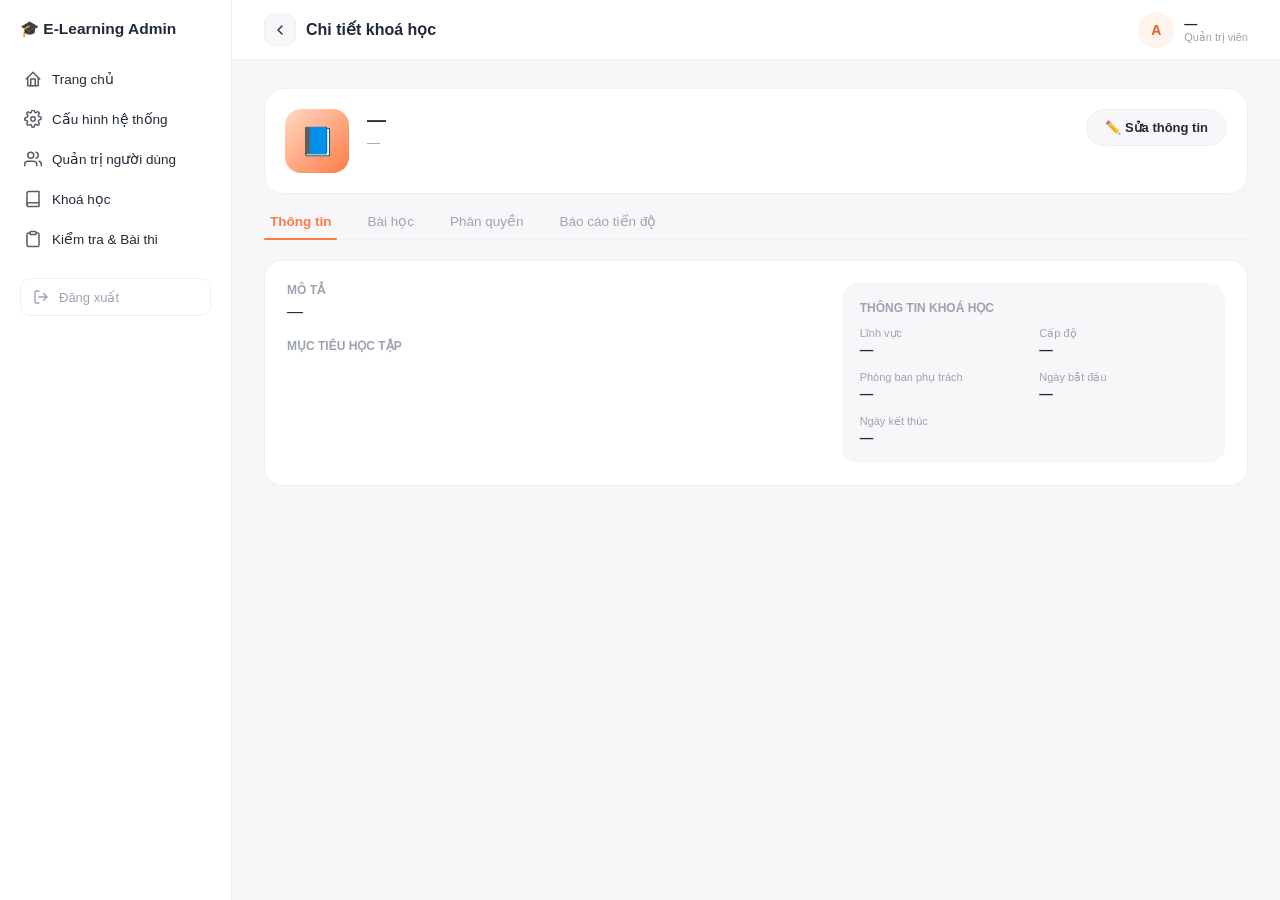
<file: course-edit.html>
<!DOCTYPE html>
<html lang="vi">
<head>
<meta charset="UTF-8" />
<title>Chi tiết khoá học - E-Learning Admin</title>
<link rel="stylesheet" href="css/style.css" />
</head>
<body>
  <div class="app-shell">
    <aside class="sidebar">
      <div class="sidebar-title">🎓 E-Learning Admin</div>
      <ul>
        <li><a href="index.html" data-page="index.html">
          <svg width="18" height="18" viewBox="0 0 24 24" fill="none" stroke="currentColor" stroke-width="2" stroke-linecap="round" stroke-linejoin="round"><path d="M3 12l9-9 9 9"/><path d="M9 21V12h6v9"/><path d="M5 10v11h14V10"/></svg>
          Trang chủ
        </a></li>
        <li><a href="system-config.html" data-page="system-config.html">
          <svg width="18" height="18" viewBox="0 0 24 24" fill="none" stroke="currentColor" stroke-width="2" stroke-linecap="round" stroke-linejoin="round"><circle cx="12" cy="12" r="3"/><path d="M19.4 15a1.65 1.65 0 0 0 .33 1.82l.06.06a2 2 0 1 1-2.83 2.83l-.06-.06a1.65 1.65 0 0 0-1.82-.33 1.65 1.65 0 0 0-1 1.51V21a2 2 0 0 1-4 0v-.09A1.65 1.65 0 0 0 9 19.4a1.65 1.65 0 0 0-1.82.33l-.06.06a2 2 0 1 1-2.83-2.83l.06-.06A1.65 1.65 0 0 0 4.68 15 1.65 1.65 0 0 0 3 14H2.91a2 2 0 0 1 0-4H3a1.65 1.65 0 0 0 1.65-1H4.68A1.65 1.65 0 0 0 4.35 6.18l-.06-.06A2 2 0 1 1 7.12 3.3l.06.06A1.65 1.65 0 0 0 9 3.68 1.65 1.65 0 0 0 10 2h.09a2 2 0 0 1 4 0V2c0 .61.36 1.16.94 1.4a1.65 1.65 0 0 0 1.82-.33l.06-.06a2 2 0 1 1 2.83 2.83l-.06.06A1.65 1.65 0 0 0 19.4 8c.24.58.79.94 1.4.94H21a2 2 0 0 1 0 4h-.09A1.65 1.65 0 0 0 19.4 15z"/></svg>
          Cấu hình hệ thống
        </a></li>
        <li><a href="students.html" data-page="students.html">
          <svg width="18" height="18" viewBox="0 0 24 24" fill="none" stroke="currentColor" stroke-width="2" stroke-linecap="round" stroke-linejoin="round"><path d="M17 21v-2a4 4 0 0 0-4-4H5a4 4 0 0 0-4 4v2"/><circle cx="9" cy="7" r="4"/><path d="M23 21v-2a4 4 0 0 0-3-3.87"/><path d="M16 3.13a4 4 0 0 1 0 7.75"/></svg>
          Quản trị người dùng
        </a></li>
        <li><a href="courses.html" data-page="courses.html">
          <svg width="18" height="18" viewBox="0 0 24 24" fill="none" stroke="currentColor" stroke-width="2" stroke-linecap="round" stroke-linejoin="round"><path d="M4 19.5A2.5 2.5 0 0 1 6.5 17H20"/><path d="M6.5 2H20v20H6.5A2.5 2.5 0 0 1 4 19.5v-15A2.5 2.5 0 0 1 6.5 2z"/></svg>
          Khoá học
        </a></li>
        <li><a href="quizzes.html" data-page="quizzes.html">
          <svg width="18" height="18" viewBox="0 0 24 24" fill="none" stroke="currentColor" stroke-width="2" stroke-linecap="round" stroke-linejoin="round"><rect x="8" y="2" width="8" height="4" rx="1" ry="1"/><path d="M16 4h2a2 2 0 0 1 2 2v14a2 2 0 0 1-2 2H6a2 2 0 0 1-2-2V6a2 2 0 0 1 2-2h2"/></svg>
          Kiểm tra & Bài thi
        </a></li>
      </ul>
      <button id="logout-btn" class="logout-btn">
        <svg width="16" height="16" viewBox="0 0 24 24" fill="none" stroke="currentColor" stroke-width="2" stroke-linecap="round" stroke-linejoin="round"><path d="M9 21H5a2 2 0 0 1-2-2V5a2 2 0 0 1 2-2h4"/><polyline points="16 17 21 12 16 7"/><line x1="21" y1="12" x2="9" y2="12"/></svg>
        Đăng xuất
      </button>
    </aside>

    <div class="main-area">
      <header class="topbar-fixed">
        <div class="topbar-title-row">
          <a href="courses.html" class="topbar-back" title="Về danh sách khoá học">
            <svg width="16" height="16" viewBox="0 0 24 24" fill="none" stroke="currentColor" stroke-width="2" stroke-linecap="round" stroke-linejoin="round"><polyline points="15 18 9 12 15 6"/></svg>
          </a>
          <h2 class="topbar-title" id="page-title">Chi tiết khoá học</h2>
        </div>
        <div class="topbar-user">
          <div class="avatar-circle" id="topbar-avatar">A</div>
          <div>
            <div class="topbar-user-name" id="topbar-user-name">—</div>
            <div class="topbar-user-role">Quản trị viên</div>
          </div>
        </div>
      </header>

      <main class="content">
        <!-- HERO: ảnh minh hoạ + tên khoá học + badge (đồng bộ dữ liệu với tab Thông tin bên dưới, điền bởi js/courseEdit.js) -->
        <div class="detail-hero">
          <div class="detail-hero-cover cover-0" id="hero-cover">📘</div>
          <div class="detail-hero-body">
            <h1 class="detail-hero-title" id="hero-title">—</h1>
            <p class="detail-hero-sub" id="hero-instructor">—</p>
            <div class="detail-hero-badges" id="hero-badges"></div>
          </div>
          <button id="edit-info-btn" class="btn btn-secondary detail-hero-action">✏️ Sửa thông tin</button>
        </div>

        <div class="tabs-row" id="course-tabs">
          <button class="tab-item active" data-tab="info">Thông tin</button>
          <button class="tab-item" data-tab="lessons">Bài học</button>
          <button class="tab-item" data-tab="assign">Phân quyền</button>
          <button class="tab-item" data-tab="progress">Báo cáo tiến độ</button>
        </div>

        <!-- TAB: THÔNG TIN -->
        <div class="tab-panel" data-tab-panel="info">
          <div id="info-view" class="info-card-v2">
            <div class="info-cols">
              <div>
                <div class="info-section">
                  <div class="info-section-label">Mô tả</div>
                  <div id="view-description">—</div>
                </div>
                <div class="info-section">
                  <div class="info-section-label">Mục tiêu học tập</div>
                  <ul id="view-objectives"></ul>
                </div>
              </div>
              <div class="info-side-card">
                <div class="info-section-label" style="margin-bottom:12px;">Thông tin khoá học</div>
                <div class="info-side-grid">
                  <div class="info-side-item"><span class="info-grid-label">Lĩnh vực</span><span class="value" id="view-category">—</span></div>
                  <div class="info-side-item"><span class="info-grid-label">Cấp độ</span><span class="value" id="view-level">—</span></div>
                  <div class="info-side-item"><span class="info-grid-label">Phòng ban phụ trách</span><span class="value" id="view-department">—</span></div>
                  <div class="info-side-item"><span class="info-grid-label">Ngày bắt đầu</span><span class="value" id="view-start">—</span></div>
                  <div class="info-side-item"><span class="info-grid-label">Ngày kết thúc</span><span class="value" id="view-end">—</span></div>
                </div>
              </div>
            </div>

            <!-- Giữ các phần tử gốc để js/courseEdit.js không cần chỉnh sửa -->
            <div class="hidden">
              <div class="info-view-icon" id="view-icon">📘</div>
              <div class="info-view-title" id="view-title">—</div>
              <div class="info-view-sub" id="view-instructor">—</div>
              <div class="info-badges" id="view-badges"></div>
            </div>
          </div>

          <div id="info-edit" class="card hidden" style="max-width:640px;">
            <form id="course-info-form">
              <div class="form-grid">
                <div class="full-width">
                  <label class="field-label">Tên khoá học *</label>
                  <input id="c-title" class="field-input" type="text" required />
                </div>
                <div class="full-width">
                  <label class="field-label">Icon</label>
                  <input id="c-icon" class="field-input" type="text" maxlength="4" style="width:100px;" />
                  <div class="icon-picker" id="icon-picker"></div>
                </div>
                <div>
                  <label class="field-label">Giảng viên</label>
                  <input id="c-instructor" class="field-input" type="text" />
                </div>
                <div>
                  <label class="field-label">Lĩnh vực</label>
                  <select id="c-category" class="field-input"></select>
                </div>
                <div class="full-width">
                  <label class="field-label">Mô tả</label>
                  <textarea id="c-description" class="field-input" rows="3"></textarea>
                </div>
                <div class="full-width">
                  <label class="field-label">Mục tiêu học tập (mỗi dòng 1 mục tiêu)</label>
                  <textarea id="c-objectives" class="field-input" rows="3"></textarea>
                </div>
                <div>
                  <label class="field-label">Cấp độ</label>
                  <select id="c-level" class="field-input">
                    <option value="">-- Không chọn --</option>
                    <option value="Cơ bản">Cơ bản</option>
                    <option value="Trung cấp">Trung cấp</option>
                    <option value="Nâng cao">Nâng cao</option>
                  </select>
                </div>
                <div>
                  <label class="field-label">Phòng ban phụ trách</label>
                  <select id="c-department" class="field-input"></select>
                </div>
                <div>
                  <label class="field-label">Ngày bắt đầu</label>
                  <input id="c-start-date" class="field-input" type="date" />
                </div>
                <div>
                  <label class="field-label">Ngày kết thúc</label>
                  <input id="c-end-date" class="field-input" type="date" />
                </div>
                <div class="full-width">
                  <label class="field-label">Hiển thị</label>
                  <select id="c-visibility" class="field-input">
                    <option value="private">Riêng tư (cần đăng nhập, được gán mới thấy)</option>
                    <option value="public">Công khai (khách cũng xem được)</option>
                  </select>
                </div>
              </div>
              <div class="switch-row">
                <label class="switch"><input type="checkbox" id="c-status" /><span class="slider"></span></label>
                <span>Đang hoạt động</span>
              </div>
              <div class="modal-actions" style="justify-content:flex-start;">
                <button type="button" id="cancel-edit-info-btn" class="btn btn-secondary">Huỷ</button>
                <button type="submit" class="btn btn-primary">Lưu thông tin</button>
              </div>
              <p id="info-msg" class="field-hint"></p>
            </form>
          </div>
        </div>

        <!-- TAB: BÀI HỌC -->
        <div class="tab-panel hidden" data-tab-panel="lessons">
          <div style="display:flex; justify-content:flex-end; margin-bottom:14px;">
            <button id="add-lesson-btn" class="btn btn-primary">+ Thêm bài học</button>
          </div>
          <div id="lessons-list"></div>
        </div>

        <!-- TAB: PHÂN QUYỀN -->
        <div class="tab-panel hidden" data-tab-panel="assign">
          <div class="card" style="margin-bottom:18px;">
            <p class="card-title">Gán theo phòng ban / chức danh</p>
            <p class="multi-select-hint">Chỉ nhân sự thuộc <strong>đồng thời</strong> (các) phòng ban và (các) chức danh đã chọn bên dưới mới được gán. Chọn xong cả 2 mục rồi mới bấm Gán.</p>
            <div class="form-grid">
              <div>
                <label class="field-label">Phòng ban (chọn nhiều)</label>
                <div class="dropdown-select" id="assign-department-dropdown">
                  <button type="button" class="dropdown-select-trigger" id="assign-department-trigger">
                    <span class="dropdown-select-summary dropdown-select-summary-muted" id="assign-department-summary">Chọn phòng ban...</span>
                    <svg width="14" height="14" viewBox="0 0 24 24" fill="none" stroke="currentColor" stroke-width="2" stroke-linecap="round" stroke-linejoin="round"><polyline points="6 9 12 15 18 9"/></svg>
                  </button>
                  <div class="dropdown-select-panel hidden" id="assign-department-panel"></div>
                </div>
              </div>
              <div>
                <label class="field-label">Chức danh (chọn nhiều)</label>
                <div class="dropdown-select" id="assign-position-dropdown">
                  <button type="button" class="dropdown-select-trigger" id="assign-position-trigger">
                    <span class="dropdown-select-summary dropdown-select-summary-muted" id="assign-position-summary">Chọn chức danh...</span>
                    <svg width="14" height="14" viewBox="0 0 24 24" fill="none" stroke="currentColor" stroke-width="2" stroke-linecap="round" stroke-linejoin="round"><polyline points="6 9 12 15 18 9"/></svg>
                  </button>
                  <div class="dropdown-select-panel hidden" id="assign-position-panel"></div>
                </div>
              </div>
            </div>
            <button id="assign-combo-btn" class="btn btn-primary" style="margin-top:14px;" disabled>Gán học viên phù hợp</button>
            <p id="assign-combo-msg" class="field-hint"></p>
          </div>

          <div class="card" style="margin-bottom:18px;">
            <p class="card-title">Gán theo người dùng cụ thể</p>
            <input id="assign-search" class="field-input" type="text" placeholder="Tìm theo tên hoặc mã nhân sự..." />
            <div id="assign-search-results" style="margin-top:10px; max-height:220px; overflow-y:auto;"></div>
            <button id="assign-selected-btn" class="btn btn-primary" style="margin-top:12px;">Gán học viên đã chọn</button>
          </div>

          <div class="table-wrap">
            <div class="table-header"><span class="card-title" style="margin:0;">Học viên đã được gán</span></div>
            <div class="table-scroll">
              <table>
                <thead><tr><th>Họ tên</th><th>Mã NV</th><th>Phòng ban</th><th>Ngày gán</th><th>Thao tác</th></tr></thead>
                <tbody id="assigned-body"></tbody>
              </table>
            </div>
          </div>
        </div>

        <!-- TAB: BÁO CÁO TIẾN ĐỘ -->
        <div class="tab-panel hidden" data-tab-panel="progress">
          <div class="table-wrap">
            <div class="table-scroll">
              <table>
                <thead><tr><th>Họ tên</th><th>Mã NV</th><th>Phòng ban</th><th>Bài học hoàn thành</th><th>Tiến độ</th></tr></thead>
                <tbody id="progress-body"></tbody>
              </table>
            </div>
          </div>
          <p class="field-hint" style="margin-top:10px;">Điểm bài kiểm tra sẽ hiển thị thêm khi có bài kiểm tra gắn với khoá học này.</p>
        </div>
      </main>
    </div>
  </div>

  <div id="lesson-modal" class="modal-overlay">
    <div class="modal-box" style="width:460px;">
      <h2 id="lesson-modal-title">Thêm bài học</h2>
      <form id="lesson-form">
        <label class="field-label">Tên bài học *</label>
        <input id="l-title" class="field-input" type="text" required />

        <label class="field-label">Nguồn nội dung</label>
        <div class="radio-row">
          <label><input type="radio" name="lesson-source" value="upload" checked /> Tải file lên</label>
          <label><input type="radio" name="lesson-source" value="link" /> Gắn link ngoài</label>
        </div>

        <div id="upload-fields">
          <label class="field-label">Loại file *</label>
          <select id="l-type-upload" class="field-input">
            <option value="video">Video</option>
            <option value="pdf">PDF</option>
            <option value="doc">Văn bản (doc)</option>
            <option value="image">Hình ảnh</option>
          </select>
          <label class="field-label">Chọn file *</label>
          <input id="l-file" class="field-input" type="file" />
        </div>

        <div id="link-fields" class="hidden">
          <label class="field-label">Loại nội dung *</label>
          <select id="l-type-link" class="field-input">
            <option value="video">Video (YouTube...)</option>
            <option value="pdf">PDF</option>
            <option value="doc">Văn bản (doc)</option>
            <option value="sheet">Bảng tính (sheet)</option>
            <option value="ppt">Trình chiếu (ppt)</option>
            <option value="image">Hình ảnh</option>
          </select>
          <label class="field-label">Đường dẫn (URL) *</label>
          <input id="l-url" class="field-input" type="url" placeholder="https://..." />
        </div>

        <div class="modal-actions">
          <button type="button" id="lesson-cancel-btn" class="btn btn-secondary">Huỷ</button>
          <button type="submit" class="btn btn-primary" id="lesson-submit-btn">Lưu</button>
        </div>
        <p id="lesson-msg" class="field-hint"></p>
      </form>
    </div>
  </div>

  <script type="module">
    import { requireAdmin } from './js/auth.js';
    import { initCourseEditPage } from './js/courseEdit.js';
    await requireAdmin();
    initCourseEditPage();
  </script>
</body>
</html>
</file>
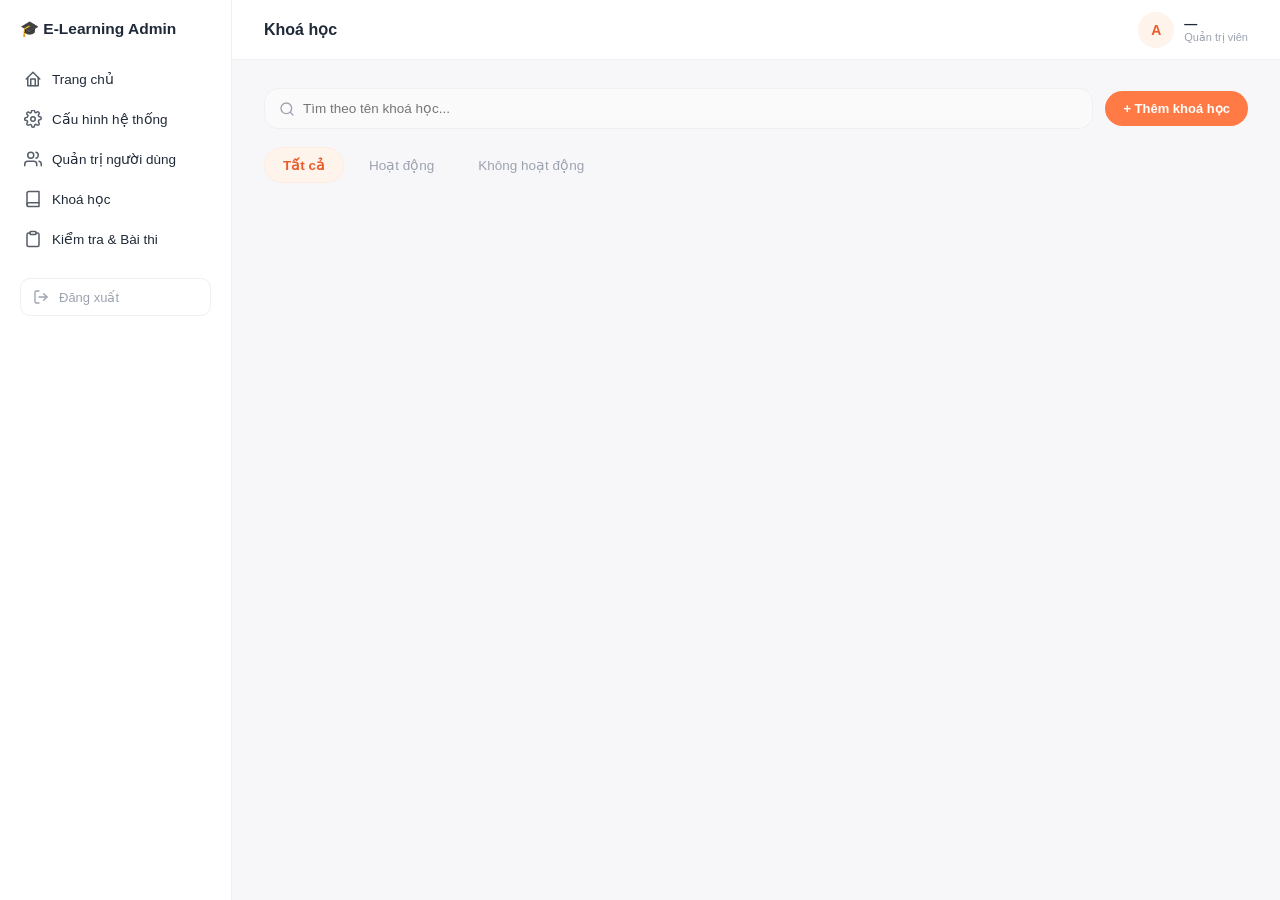
<file: courses.html>
<!DOCTYPE html>
<html lang="vi">
<head>
<meta charset="UTF-8" />
<title>Khoá học - E-Learning Admin</title>
<link rel="stylesheet" href="css/style.css" />
</head>
<body>
  <div class="app-shell">
    <aside class="sidebar">
      <div class="sidebar-title">🎓 E-Learning Admin</div>
      <ul>
        <li><a href="index.html" data-page="index.html">
          <svg width="18" height="18" viewBox="0 0 24 24" fill="none" stroke="currentColor" stroke-width="2" stroke-linecap="round" stroke-linejoin="round"><path d="M3 12l9-9 9 9"/><path d="M9 21V12h6v9"/><path d="M5 10v11h14V10"/></svg>
          Trang chủ
        </a></li>
        <li><a href="system-config.html" data-page="system-config.html">
          <svg width="18" height="18" viewBox="0 0 24 24" fill="none" stroke="currentColor" stroke-width="2" stroke-linecap="round" stroke-linejoin="round"><circle cx="12" cy="12" r="3"/><path d="M19.4 15a1.65 1.65 0 0 0 .33 1.82l.06.06a2 2 0 1 1-2.83 2.83l-.06-.06a1.65 1.65 0 0 0-1.82-.33 1.65 1.65 0 0 0-1 1.51V21a2 2 0 0 1-4 0v-.09A1.65 1.65 0 0 0 9 19.4a1.65 1.65 0 0 0-1.82.33l-.06.06a2 2 0 1 1-2.83-2.83l.06-.06A1.65 1.65 0 0 0 4.68 15 1.65 1.65 0 0 0 3 14H2.91a2 2 0 0 1 0-4H3a1.65 1.65 0 0 0 1.65-1H4.68A1.65 1.65 0 0 0 4.35 6.18l-.06-.06A2 2 0 1 1 7.12 3.3l.06.06A1.65 1.65 0 0 0 9 3.68 1.65 1.65 0 0 0 10 2h.09a2 2 0 0 1 4 0V2c0 .61.36 1.16.94 1.4a1.65 1.65 0 0 0 1.82-.33l.06-.06a2 2 0 1 1 2.83 2.83l-.06.06A1.65 1.65 0 0 0 19.4 8c.24.58.79.94 1.4.94H21a2 2 0 0 1 0 4h-.09A1.65 1.65 0 0 0 19.4 15z"/></svg>
          Cấu hình hệ thống
        </a></li>
        <li><a href="students.html" data-page="students.html">
          <svg width="18" height="18" viewBox="0 0 24 24" fill="none" stroke="currentColor" stroke-width="2" stroke-linecap="round" stroke-linejoin="round"><path d="M17 21v-2a4 4 0 0 0-4-4H5a4 4 0 0 0-4 4v2"/><circle cx="9" cy="7" r="4"/><path d="M23 21v-2a4 4 0 0 0-3-3.87"/><path d="M16 3.13a4 4 0 0 1 0 7.75"/></svg>
          Quản trị người dùng
        </a></li>
        <li><a href="courses.html" data-page="courses.html">
          <svg width="18" height="18" viewBox="0 0 24 24" fill="none" stroke="currentColor" stroke-width="2" stroke-linecap="round" stroke-linejoin="round"><path d="M4 19.5A2.5 2.5 0 0 1 6.5 17H20"/><path d="M6.5 2H20v20H6.5A2.5 2.5 0 0 1 4 19.5v-15A2.5 2.5 0 0 1 6.5 2z"/></svg>
          Khoá học
        </a></li>
        <li><a href="quizzes.html" data-page="quizzes.html">
          <svg width="18" height="18" viewBox="0 0 24 24" fill="none" stroke="currentColor" stroke-width="2" stroke-linecap="round" stroke-linejoin="round"><rect x="8" y="2" width="8" height="4" rx="1" ry="1"/><path d="M16 4h2a2 2 0 0 1 2 2v14a2 2 0 0 1-2 2H6a2 2 0 0 1-2-2V6a2 2 0 0 1 2-2h2"/></svg>
          Kiểm tra & Bài thi
        </a></li>
      </ul>
      <button id="logout-btn" class="logout-btn">
        <svg width="16" height="16" viewBox="0 0 24 24" fill="none" stroke="currentColor" stroke-width="2" stroke-linecap="round" stroke-linejoin="round"><path d="M9 21H5a2 2 0 0 1-2-2V5a2 2 0 0 1 2-2h4"/><polyline points="16 17 21 12 16 7"/><line x1="21" y1="12" x2="9" y2="12"/></svg>
        Đăng xuất
      </button>
    </aside>

    <div class="main-area">
      <header class="topbar-fixed">
        <h2 class="topbar-title">Khoá học</h2>
        <div class="topbar-user">
          <div class="avatar-circle" id="topbar-avatar">A</div>
          <div>
            <div class="topbar-user-name" id="topbar-user-name">—</div>
            <div class="topbar-user-role">Quản trị viên</div>
          </div>
        </div>
      </header>

      <main class="content">
        <div class="toolbar-row">
          <div class="toolbar-search">
            <svg width="16" height="16" viewBox="0 0 24 24" fill="none" stroke="currentColor" stroke-width="2" stroke-linecap="round" stroke-linejoin="round"><circle cx="11" cy="11" r="8"/><line x1="21" y1="21" x2="16.65" y2="16.65"/></svg>
            <input id="f-search" type="text" placeholder="Tìm theo tên khoá học..." />
          </div>
          <button id="add-course-btn" class="btn btn-primary">+ Thêm khoá học</button>
        </div>

        <div class="pill-tabs" id="status-tabs">
          <button class="tab-item active" data-status="">Tất cả</button>
          <button class="tab-item" data-status="active">Hoạt động</button>
          <button class="tab-item" data-status="inactive">Không hoạt động</button>
        </div>

        <div class="course-grid-v2" id="courses-grid"></div>
      </main>
    </div>
  </div>

  <div id="create-course-modal" class="modal-overlay">
    <div class="modal-box">
      <h2>Tạo khoá học mới</h2>
      <form id="create-course-form">
        <label class="field-label">Tên khoá học *</label>
        <input id="new-course-title" class="field-input" type="text" required />
        <p class="field-hint">Sau khi tạo, bạn sẽ được chuyển sang màn chi tiết để điền đầy đủ thông tin.</p>
        <div class="modal-actions">
          <button type="button" id="create-course-cancel" class="btn btn-secondary">Huỷ</button>
          <button type="submit" class="btn btn-primary">Tạo & tiếp tục</button>
        </div>
      </form>
    </div>
  </div>

  <script type="module">
    import { requireAdmin } from './js/auth.js';
    import { initCoursesPage } from './js/courses.js';
    await requireAdmin();
    initCoursesPage();
  </script>
</body>
</html>
</file>
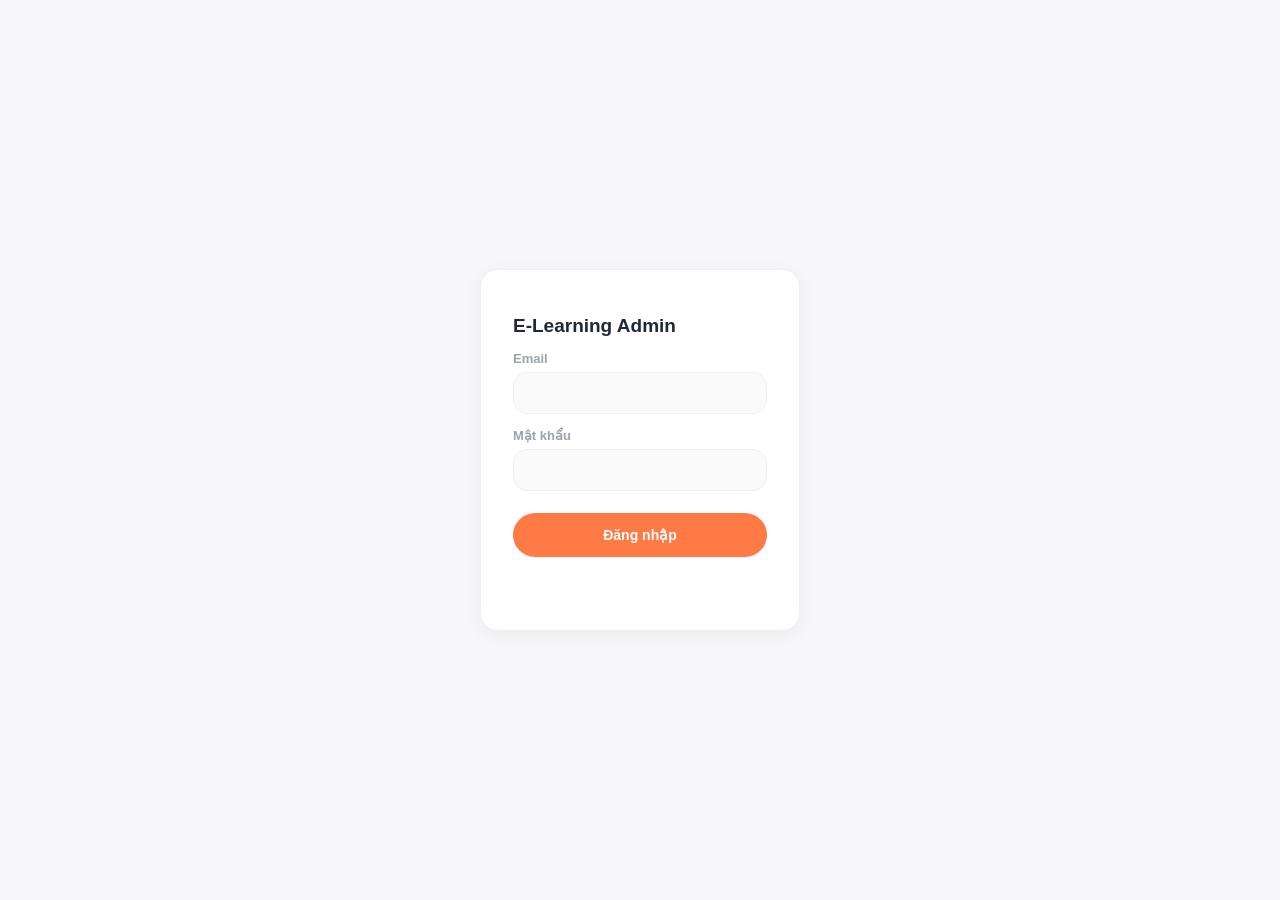
<file: login.html>
<!DOCTYPE html>
<html lang="vi">
<head>
<meta charset="UTF-8" />
<title>Đăng nhập Admin</title>
<link rel="stylesheet" href="css/style.css" />
</head>
<body class="login-body">
  <form id="login-form" class="login-box">
    <h1>E-Learning Admin</h1>
    <label>Email</label>
    <input type="email" id="email" required />
    <label>Mật khẩu</label>
    <input type="password" id="password" required />
    <button type="submit">Đăng nhập</button>
    <p id="error-msg" class="error"></p>
  </form>

  <script type="module">
    import { supabase } from './js/supabaseClient.js';

    const form = document.getElementById('login-form');
    const errorMsg = document.getElementById('error-msg');

    supabase.auth.getSession().then(({ data: { session } }) => {
      if (session) window.location.href = 'index.html';
    });

    form.addEventListener('submit', async (e) => {
      e.preventDefault();
      errorMsg.textContent = '';
      const email = document.getElementById('email').value.trim();
      const password = document.getElementById('password').value;

      const { data, error } = await supabase.auth.signInWithPassword({ email, password });
      if (error) {
        errorMsg.textContent = 'Sai email hoặc mật khẩu.';
        return;
      }

      const { data: profile } = await supabase
        .from('profiles')
        .select('role')
        .eq('id', data.user.id)
        .single();

      if (!profile || profile.role !== 'admin') {
        errorMsg.textContent = 'Tài khoản này không có quyền admin.';
        await supabase.auth.signOut();
        return;
      }

      window.location.href = 'index.html';
    });
  </script>
</body>
</html>
</file>
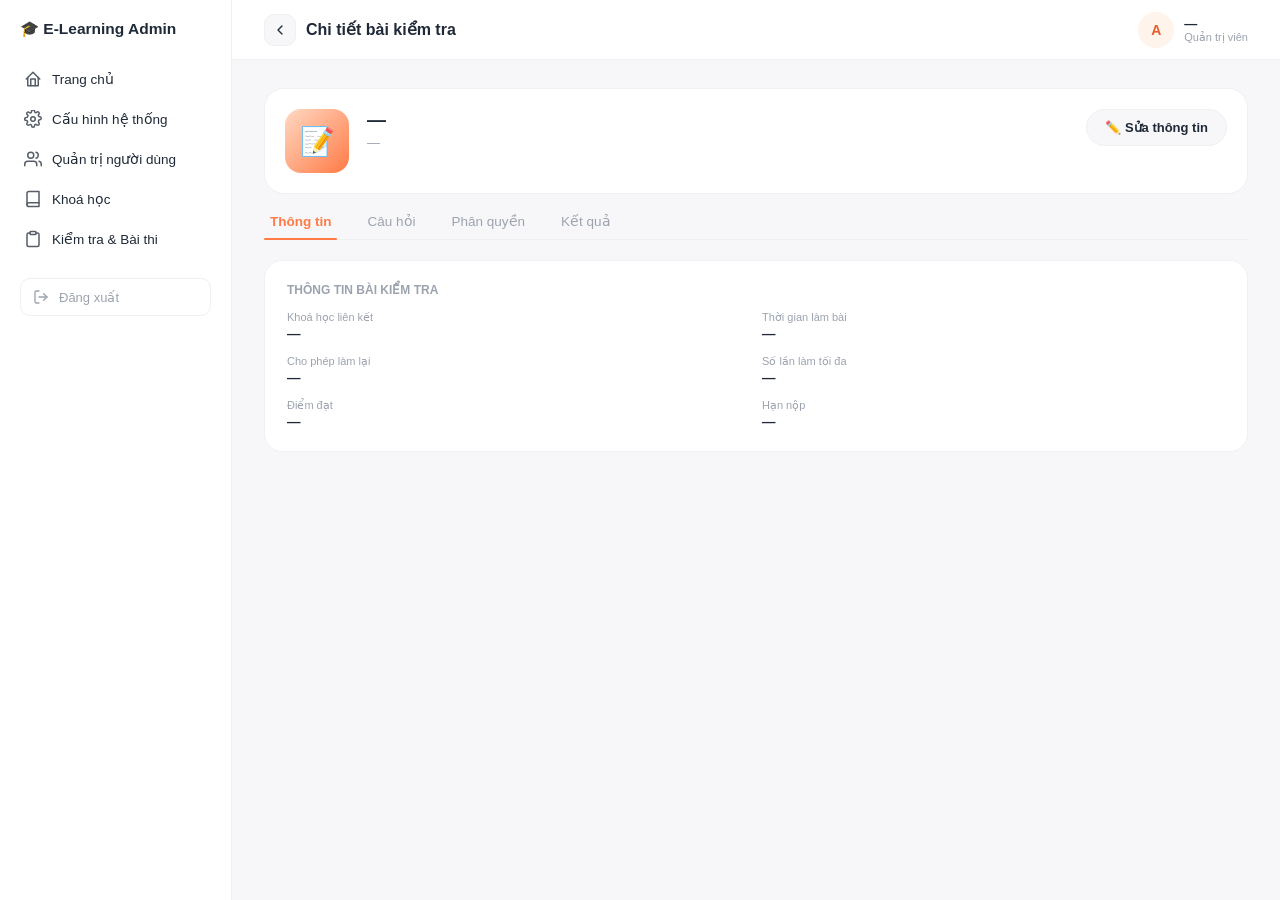
<file: quiz-edit.html>
<!DOCTYPE html>
<html lang="vi">
<head>
<meta charset="UTF-8" />
<title>Chi tiết bài kiểm tra - E-Learning Admin</title>
<link rel="stylesheet" href="css/style.css" />
</head>
<body>
  <div class="app-shell">
    <aside class="sidebar">
      <div class="sidebar-title">🎓 E-Learning Admin</div>
      <ul>
        <li><a href="index.html" data-page="index.html">
          <svg width="18" height="18" viewBox="0 0 24 24" fill="none" stroke="currentColor" stroke-width="2" stroke-linecap="round" stroke-linejoin="round"><path d="M3 12l9-9 9 9"/><path d="M9 21V12h6v9"/><path d="M5 10v11h14V10"/></svg>
          Trang chủ
        </a></li>
        <li><a href="system-config.html" data-page="system-config.html">
          <svg width="18" height="18" viewBox="0 0 24 24" fill="none" stroke="currentColor" stroke-width="2" stroke-linecap="round" stroke-linejoin="round"><circle cx="12" cy="12" r="3"/><path d="M19.4 15a1.65 1.65 0 0 0 .33 1.82l.06.06a2 2 0 1 1-2.83 2.83l-.06-.06a1.65 1.65 0 0 0-1.82-.33 1.65 1.65 0 0 0-1 1.51V21a2 2 0 0 1-4 0v-.09A1.65 1.65 0 0 0 9 19.4a1.65 1.65 0 0 0-1.82.33l-.06.06a2 2 0 1 1-2.83-2.83l.06-.06A1.65 1.65 0 0 0 4.68 15 1.65 1.65 0 0 0 3 14H2.91a2 2 0 0 1 0-4H3a1.65 1.65 0 0 0 1.65-1H4.68A1.65 1.65 0 0 0 4.35 6.18l-.06-.06A2 2 0 1 1 7.12 3.3l.06.06A1.65 1.65 0 0 0 9 3.68 1.65 1.65 0 0 0 10 2h.09a2 2 0 0 1 4 0V2c0 .61.36 1.16.94 1.4a1.65 1.65 0 0 0 1.82-.33l.06-.06a2 2 0 1 1 2.83 2.83l-.06.06A1.65 1.65 0 0 0 19.4 8c.24.58.79.94 1.4.94H21a2 2 0 0 1 0 4h-.09A1.65 1.65 0 0 0 19.4 15z"/></svg>
          Cấu hình hệ thống
        </a></li>
        <li><a href="students.html" data-page="students.html">
          <svg width="18" height="18" viewBox="0 0 24 24" fill="none" stroke="currentColor" stroke-width="2" stroke-linecap="round" stroke-linejoin="round"><path d="M17 21v-2a4 4 0 0 0-4-4H5a4 4 0 0 0-4 4v2"/><circle cx="9" cy="7" r="4"/><path d="M23 21v-2a4 4 0 0 0-3-3.87"/><path d="M16 3.13a4 4 0 0 1 0 7.75"/></svg>
          Quản trị người dùng
        </a></li>
        <li><a href="courses.html" data-page="courses.html">
          <svg width="18" height="18" viewBox="0 0 24 24" fill="none" stroke="currentColor" stroke-width="2" stroke-linecap="round" stroke-linejoin="round"><path d="M4 19.5A2.5 2.5 0 0 1 6.5 17H20"/><path d="M6.5 2H20v20H6.5A2.5 2.5 0 0 1 4 19.5v-15A2.5 2.5 0 0 1 6.5 2z"/></svg>
          Khoá học
        </a></li>
        <li><a href="quizzes.html" data-page="quizzes.html">
          <svg width="18" height="18" viewBox="0 0 24 24" fill="none" stroke="currentColor" stroke-width="2" stroke-linecap="round" stroke-linejoin="round"><rect x="8" y="2" width="8" height="4" rx="1" ry="1"/><path d="M16 4h2a2 2 0 0 1 2 2v14a2 2 0 0 1-2 2H6a2 2 0 0 1-2-2V6a2 2 0 0 1 2-2h2"/></svg>
          Kiểm tra & Bài thi
        </a></li>
      </ul>
      <button id="logout-btn" class="logout-btn">
        <svg width="16" height="16" viewBox="0 0 24 24" fill="none" stroke="currentColor" stroke-width="2" stroke-linecap="round" stroke-linejoin="round"><path d="M9 21H5a2 2 0 0 1-2-2V5a2 2 0 0 1 2-2h4"/><polyline points="16 17 21 12 16 7"/><line x1="21" y1="12" x2="9" y2="12"/></svg>
        Đăng xuất
      </button>
    </aside>

    <div class="main-area">
      <header class="topbar-fixed">
        <div class="topbar-title-row">
          <a href="quizzes.html" class="topbar-back" title="Về danh sách bài kiểm tra">
            <svg width="16" height="16" viewBox="0 0 24 24" fill="none" stroke="currentColor" stroke-width="2" stroke-linecap="round" stroke-linejoin="round"><polyline points="15 18 9 12 15 6"/></svg>
          </a>
          <h2 class="topbar-title" id="page-title">Chi tiết bài kiểm tra</h2>
        </div>
        <div class="topbar-user">
          <div class="avatar-circle" id="topbar-avatar">A</div>
          <div>
            <div class="topbar-user-name" id="topbar-user-name">—</div>
            <div class="topbar-user-role">Quản trị viên</div>
          </div>
        </div>
      </header>

      <main class="content">
        <!-- HERO -->
        <div class="detail-hero">
          <div class="detail-hero-cover cover-0" id="hero-cover">📝</div>
          <div class="detail-hero-body">
            <h1 class="detail-hero-title" id="hero-title">—</h1>
            <p class="detail-hero-sub" id="hero-sub">—</p>
            <div class="detail-hero-badges" id="hero-badges"></div>
          </div>
          <button id="edit-info-btn" class="btn btn-secondary detail-hero-action">✏️ Sửa thông tin</button>
        </div>

        <div class="tabs-row" id="quiz-tabs">
          <button class="tab-item active" data-tab="info">Thông tin</button>
          <button class="tab-item" data-tab="questions">Câu hỏi</button>
          <button class="tab-item" data-tab="assign">Phân quyền</button>
          <button class="tab-item" data-tab="results">Kết quả</button>
        </div>

        <!-- TAB: THÔNG TIN -->
        <div class="tab-panel" data-tab-panel="info">
          <div id="info-view" class="info-card-v2">
            <div class="info-section-label" style="margin-bottom:14px;">Thông tin bài kiểm tra</div>
            <div class="info-side-grid">
              <div class="info-side-item"><span class="info-grid-label">Khoá học liên kết</span><span class="value" id="view-course">—</span></div>
              <div class="info-side-item"><span class="info-grid-label">Thời gian làm bài</span><span class="value" id="view-time">—</span></div>
              <div class="info-side-item"><span class="info-grid-label">Cho phép làm lại</span><span class="value" id="view-retake">—</span></div>
              <div class="info-side-item"><span class="info-grid-label">Số lần làm tối đa</span><span class="value" id="view-max-attempts">—</span></div>
              <div class="info-side-item"><span class="info-grid-label">Điểm đạt</span><span class="value" id="view-passing">—</span></div>
              <div class="info-side-item"><span class="info-grid-label">Hạn nộp</span><span class="value" id="view-due">—</span></div>
            </div>
          </div>

          <div id="info-edit" class="card hidden" style="max-width:560px;">
            <form id="quiz-info-form">
              <div class="form-grid">
                <div class="full-width">
                  <label class="field-label">Tên bài kiểm tra *</label>
                  <input id="q-title" class="field-input" type="text" required />
                </div>
                <div class="full-width">
                  <label class="field-label">Gắn với khoá học</label>
                  <select id="q-course" class="field-input">
                    <option value="">-- Bài thi độc lập (không gắn khoá học) --</option>
                  </select>
                  <p class="field-hint">Bài thi gắn khoá học sẽ tự động hiển thị cho học viên đã được gán khoá học đó — không cần phân quyền riêng.</p>
                </div>
                <div>
                  <label class="field-label">Thời gian làm bài (phút) *</label>
                  <input id="q-time" class="field-input" type="number" min="1" required />
                </div>
                <div>
                  <label class="field-label">Điểm đạt</label>
                  <input id="q-passing" class="field-input" type="number" min="0" placeholder="Không yêu cầu" />
                </div>
                <div id="q-max-attempts-wrap" class="hidden">
                  <label class="field-label">Số lần làm tối đa</label>
                  <input id="q-max-attempts" class="field-input" type="number" min="1" placeholder="Không giới hạn" />
                </div>
                <div>
                  <label class="field-label">Hạn nộp</label>
                  <input id="q-due" class="field-input" type="datetime-local" />
                </div>
              </div>
              <div class="switch-row">
                <label class="switch"><input type="checkbox" id="q-retake" /><span class="slider"></span></label>
                <span>Cho phép làm lại</span>
              </div>
              <div class="modal-actions" style="justify-content:flex-start;">
                <button type="button" id="cancel-edit-info-btn" class="btn btn-secondary">Huỷ</button>
                <button type="submit" class="btn btn-primary">Lưu thông tin</button>
              </div>
              <p id="info-msg" class="field-hint"></p>
            </form>
          </div>
        </div>

        <!-- TAB: CÂU HỎI -->
        <div class="tab-panel hidden" data-tab-panel="questions">
          <div style="display:flex; justify-content:flex-end; margin-bottom:14px;">
            <button id="add-question-btn" class="btn btn-primary">+ Thêm câu hỏi</button>
          </div>
          <div id="questions-list"></div>
        </div>

        <!-- TAB: PHÂN QUYỀN -->
        <div class="tab-panel hidden" data-tab-panel="assign">
          <div id="assign-course-note" class="callout hidden">
            Bài kiểm tra đang gắn với một khoá học. Hãy thay đổi phân quyền ở <a id="assign-course-link" href="#">khoá học liên kết</a>.
          </div>

          <div id="assign-standalone-block">
            <div class="card" style="margin-bottom:18px;">
              <p class="card-title">Gán theo phòng ban / chức danh</p>
              <p class="multi-select-hint">Chỉ nhân sự thuộc <strong>đồng thời</strong> (các) phòng ban và (các) chức danh đã chọn bên dưới mới được gán. Chọn xong cả 2 mục rồi mới bấm Gán.</p>
              <div class="form-grid">
                <div>
                  <label class="field-label">Phòng ban (chọn nhiều)</label>
                  <div class="dropdown-select" id="qassign-department-dropdown">
                    <button type="button" class="dropdown-select-trigger" id="qassign-department-trigger">
                      <span class="dropdown-select-summary dropdown-select-summary-muted" id="qassign-department-summary">Chọn phòng ban...</span>
                      <svg width="14" height="14" viewBox="0 0 24 24" fill="none" stroke="currentColor" stroke-width="2" stroke-linecap="round" stroke-linejoin="round"><polyline points="6 9 12 15 18 9"/></svg>
                    </button>
                    <div class="dropdown-select-panel hidden" id="qassign-department-panel"></div>
                  </div>
                </div>
                <div>
                  <label class="field-label">Chức danh (chọn nhiều)</label>
                  <div class="dropdown-select" id="qassign-position-dropdown">
                    <button type="button" class="dropdown-select-trigger" id="qassign-position-trigger">
                      <span class="dropdown-select-summary dropdown-select-summary-muted" id="qassign-position-summary">Chọn chức danh...</span>
                      <svg width="14" height="14" viewBox="0 0 24 24" fill="none" stroke="currentColor" stroke-width="2" stroke-linecap="round" stroke-linejoin="round"><polyline points="6 9 12 15 18 9"/></svg>
                    </button>
                    <div class="dropdown-select-panel hidden" id="qassign-position-panel"></div>
                  </div>
                </div>
              </div>
              <button id="qassign-combo-btn" class="btn btn-primary" style="margin-top:14px;" disabled>Gán học viên phù hợp</button>
              <p id="qassign-combo-msg" class="field-hint"></p>
            </div>

            <div class="card" style="margin-bottom:18px;">
              <p class="card-title">Gán theo người dùng cụ thể</p>
              <input id="qassign-search" class="field-input" type="text" placeholder="Tìm theo tên hoặc mã nhân sự..." />
              <div id="qassign-search-results" style="margin-top:10px; max-height:220px; overflow-y:auto;"></div>
              <button id="qassign-selected-btn" class="btn btn-primary" style="margin-top:12px;">Gán học viên đã chọn</button>
            </div>

            <div class="table-wrap">
              <div class="table-header"><span class="card-title" style="margin:0;">Học viên đã được gán</span></div>
              <div class="table-scroll">
                <table>
                  <thead><tr><th>Họ tên</th><th>Mã NV</th><th>Phòng ban</th><th>Ngày gán</th><th>Thao tác</th></tr></thead>
                  <tbody id="qassigned-body"></tbody>
                </table>
              </div>
            </div>
          </div>
        </div>

        <!-- TAB: KẾT QUẢ -->
        <div class="tab-panel hidden" data-tab-panel="results">
          <div class="stats-row">
            <div class="stat-card blue">
              <div class="stat-value" id="stat-total-attempts">0</div>
              <div class="stat-label">Tổng lượt làm bài</div>
            </div>
            <div class="stat-card purple">
              <div class="stat-value" id="stat-distinct-users">0</div>
              <div class="stat-label">Học viên đã làm</div>
            </div>
            <div class="stat-card orange">
              <div class="stat-value" id="stat-avg-score">—</div>
              <div class="stat-label">Điểm trung bình</div>
            </div>
            <div class="stat-card green">
              <div class="stat-value" id="stat-pass-rate">—</div>
              <div class="stat-label">Tỷ lệ đạt</div>
            </div>
          </div>

          <div class="table-wrap">
            <div class="table-scroll">
              <table>
                <thead><tr><th>Họ tên</th><th>Mã NV</th><th>Điểm</th><th>Thời gian làm</th><th>Ngày nộp</th></tr></thead>
                <tbody id="attempts-body"></tbody>
              </table>
            </div>
          </div>
        </div>
      </main>
    </div>
  </div>

  <div id="question-modal" class="modal-overlay">
    <div class="modal-box" style="width:520px;">
      <h2 id="question-modal-title">Thêm câu hỏi</h2>
      <form id="question-form">
        <label class="field-label">Nội dung câu hỏi *</label>
        <textarea id="qq-text" class="field-input" rows="2" required></textarea>

        <label class="field-label">Đáp án (chọn nút tròn ở đáp án đúng) *</label>
        <div id="qq-options-wrap"></div>
        <button type="button" id="qq-add-option-btn" class="btn btn-secondary" style="margin-top:6px;">+ Thêm đáp án</button>

        <label class="field-label">Điểm số</label>
        <input id="qq-points" class="field-input" type="number" min="1" value="1" style="width:120px;" />

        <label class="field-label">Giải thích (không bắt buộc)</label>
        <textarea id="qq-explanation" class="field-input" rows="2"></textarea>

        <div class="modal-actions">
          <button type="button" id="question-cancel-btn" class="btn btn-secondary">Huỷ</button>
          <button type="submit" class="btn btn-primary" id="question-submit-btn">Lưu</button>
        </div>
        <p id="question-msg" class="field-hint"></p>
      </form>
    </div>
  </div>

  <script type="module">
    import { requireAdmin } from './js/auth.js';
    import { initQuizEditPage } from './js/quizEdit.js';
    await requireAdmin();
    initQuizEditPage();
  </script>
</body>
</html>
</file>
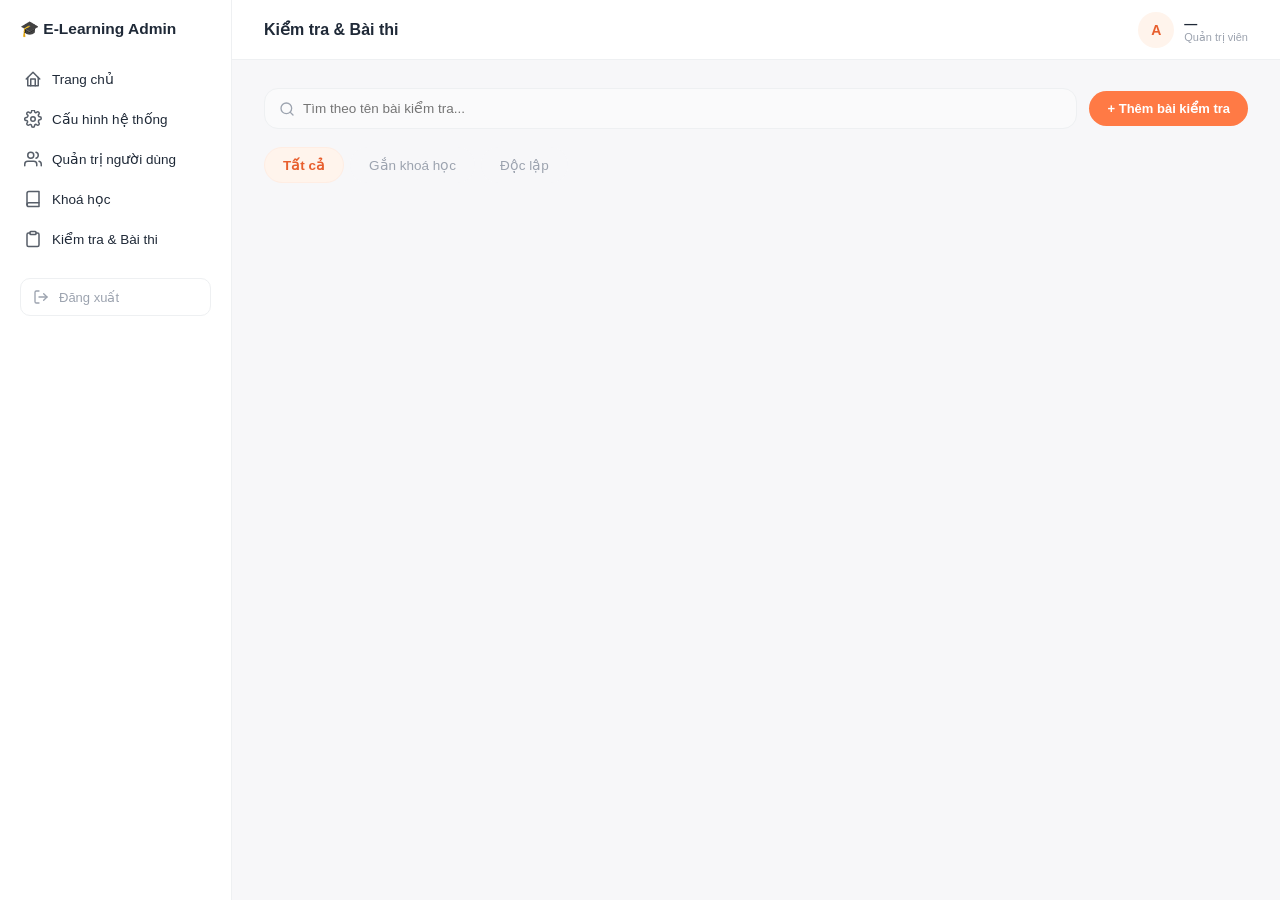
<file: quizzes.html>
<!DOCTYPE html>
<html lang="vi">
<head>
<meta charset="UTF-8" />
<title>Kiểm tra & Bài thi - E-Learning Admin</title>
<link rel="stylesheet" href="css/style.css" />
</head>
<body>
  <div class="app-shell">
    <aside class="sidebar">
      <div class="sidebar-title">🎓 E-Learning Admin</div>
      <ul>
        <li><a href="index.html" data-page="index.html">
          <svg width="18" height="18" viewBox="0 0 24 24" fill="none" stroke="currentColor" stroke-width="2" stroke-linecap="round" stroke-linejoin="round"><path d="M3 12l9-9 9 9"/><path d="M9 21V12h6v9"/><path d="M5 10v11h14V10"/></svg>
          Trang chủ
        </a></li>
        <li><a href="system-config.html" data-page="system-config.html">
          <svg width="18" height="18" viewBox="0 0 24 24" fill="none" stroke="currentColor" stroke-width="2" stroke-linecap="round" stroke-linejoin="round"><circle cx="12" cy="12" r="3"/><path d="M19.4 15a1.65 1.65 0 0 0 .33 1.82l.06.06a2 2 0 1 1-2.83 2.83l-.06-.06a1.65 1.65 0 0 0-1.82-.33 1.65 1.65 0 0 0-1 1.51V21a2 2 0 0 1-4 0v-.09A1.65 1.65 0 0 0 9 19.4a1.65 1.65 0 0 0-1.82.33l-.06.06a2 2 0 1 1-2.83-2.83l.06-.06A1.65 1.65 0 0 0 4.68 15 1.65 1.65 0 0 0 3 14H2.91a2 2 0 0 1 0-4H3a1.65 1.65 0 0 0 1.65-1H4.68A1.65 1.65 0 0 0 4.35 6.18l-.06-.06A2 2 0 1 1 7.12 3.3l.06.06A1.65 1.65 0 0 0 9 3.68 1.65 1.65 0 0 0 10 2h.09a2 2 0 0 1 4 0V2c0 .61.36 1.16.94 1.4a1.65 1.65 0 0 0 1.82-.33l.06-.06a2 2 0 1 1 2.83 2.83l-.06.06A1.65 1.65 0 0 0 19.4 8c.24.58.79.94 1.4.94H21a2 2 0 0 1 0 4h-.09A1.65 1.65 0 0 0 19.4 15z"/></svg>
          Cấu hình hệ thống
        </a></li>
        <li><a href="students.html" data-page="students.html">
          <svg width="18" height="18" viewBox="0 0 24 24" fill="none" stroke="currentColor" stroke-width="2" stroke-linecap="round" stroke-linejoin="round"><path d="M17 21v-2a4 4 0 0 0-4-4H5a4 4 0 0 0-4 4v2"/><circle cx="9" cy="7" r="4"/><path d="M23 21v-2a4 4 0 0 0-3-3.87"/><path d="M16 3.13a4 4 0 0 1 0 7.75"/></svg>
          Quản trị người dùng
        </a></li>
        <li><a href="courses.html" data-page="courses.html">
          <svg width="18" height="18" viewBox="0 0 24 24" fill="none" stroke="currentColor" stroke-width="2" stroke-linecap="round" stroke-linejoin="round"><path d="M4 19.5A2.5 2.5 0 0 1 6.5 17H20"/><path d="M6.5 2H20v20H6.5A2.5 2.5 0 0 1 4 19.5v-15A2.5 2.5 0 0 1 6.5 2z"/></svg>
          Khoá học
        </a></li>
        <li><a href="quizzes.html" data-page="quizzes.html">
          <svg width="18" height="18" viewBox="0 0 24 24" fill="none" stroke="currentColor" stroke-width="2" stroke-linecap="round" stroke-linejoin="round"><rect x="8" y="2" width="8" height="4" rx="1" ry="1"/><path d="M16 4h2a2 2 0 0 1 2 2v14a2 2 0 0 1-2 2H6a2 2 0 0 1-2-2V6a2 2 0 0 1 2-2h2"/></svg>
          Kiểm tra & Bài thi
        </a></li>
      </ul>
      <button id="logout-btn" class="logout-btn">
        <svg width="16" height="16" viewBox="0 0 24 24" fill="none" stroke="currentColor" stroke-width="2" stroke-linecap="round" stroke-linejoin="round"><path d="M9 21H5a2 2 0 0 1-2-2V5a2 2 0 0 1 2-2h4"/><polyline points="16 17 21 12 16 7"/><line x1="21" y1="12" x2="9" y2="12"/></svg>
        Đăng xuất
      </button>
    </aside>

    <div class="main-area">
      <header class="topbar-fixed">
        <h2 class="topbar-title">Kiểm tra & Bài thi</h2>
        <div class="topbar-user">
          <div class="avatar-circle" id="topbar-avatar">A</div>
          <div>
            <div class="topbar-user-name" id="topbar-user-name">—</div>
            <div class="topbar-user-role">Quản trị viên</div>
          </div>
        </div>
      </header>

      <main class="content">
        <div class="toolbar-row">
          <div class="toolbar-search">
            <svg width="16" height="16" viewBox="0 0 24 24" fill="none" stroke="currentColor" stroke-width="2" stroke-linecap="round" stroke-linejoin="round"><circle cx="11" cy="11" r="8"/><line x1="21" y1="21" x2="16.65" y2="16.65"/></svg>
            <input id="f-search" type="text" placeholder="Tìm theo tên bài kiểm tra..." />
          </div>
          <button id="add-quiz-btn" class="btn btn-primary">+ Thêm bài kiểm tra</button>
        </div>

        <div class="pill-tabs" id="kind-tabs">
          <button class="tab-item active" data-kind="">Tất cả</button>
          <button class="tab-item" data-kind="course">Gắn khoá học</button>
          <button class="tab-item" data-kind="standalone">Độc lập</button>
        </div>

        <div class="course-grid-v2" id="quizzes-grid"></div>
      </main>
    </div>
  </div>

  <div id="create-quiz-modal" class="modal-overlay">
    <div class="modal-box">
      <h2>Tạo bài kiểm tra mới</h2>
      <form id="create-quiz-form">
        <label class="field-label">Tên bài kiểm tra *</label>
        <input id="new-quiz-title" class="field-input" type="text" required />

        <label class="field-label">Gắn với khoá học</label>
        <select id="new-quiz-course" class="field-input">
          <option value="">-- Bài thi độc lập (không gắn khoá học) --</option>
        </select>

        <label class="field-label">Thời gian làm bài (phút) *</label>
        <input id="new-quiz-time" class="field-input" type="number" min="1" value="30" required />

        <p class="field-hint">Sau khi tạo, bạn sẽ được chuyển sang màn chi tiết để thêm câu hỏi và cấu hình thêm.</p>
        <div class="modal-actions">
          <button type="button" id="create-quiz-cancel" class="btn btn-secondary">Huỷ</button>
          <button type="submit" class="btn btn-primary">Tạo & tiếp tục</button>
        </div>
      </form>
    </div>
  </div>

  <script type="module">
    import { requireAdmin } from './js/auth.js';
    import { initQuizzesPage } from './js/quizzes.js';
    await requireAdmin();
    initQuizzesPage();
  </script>
</body>
</html>
</file>
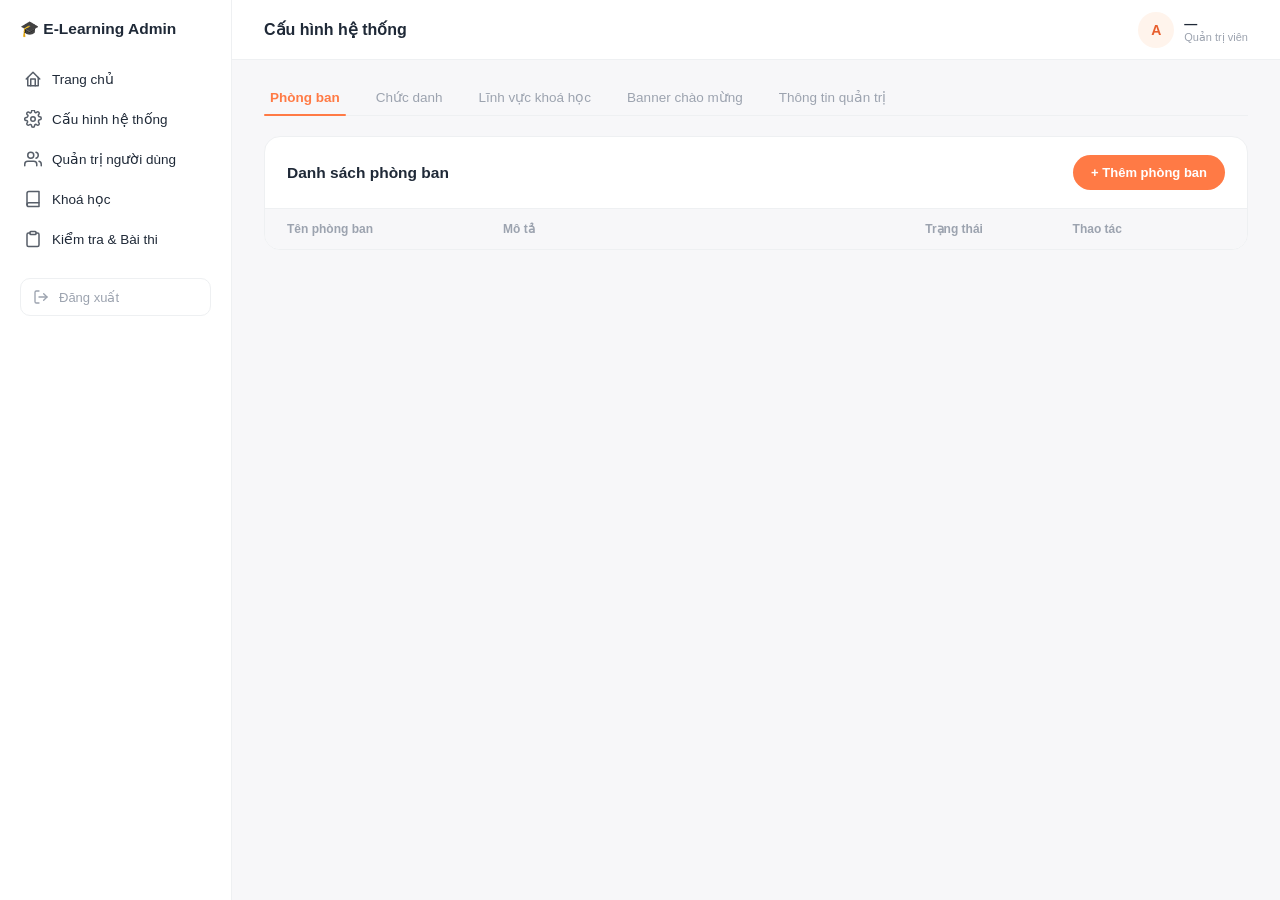
<file: system-config.html>
<!DOCTYPE html>
<html lang="vi">
<head>
<meta charset="UTF-8" />
<title>Cấu hình hệ thống - E-Learning Admin</title>
<link rel="stylesheet" href="css/style.css" />
</head>
<body>
  <div class="app-shell">
    <aside class="sidebar">
      <div class="sidebar-title">🎓 E-Learning Admin</div>
      <ul>
        <li><a href="index.html" data-page="index.html">
          <svg width="18" height="18" viewBox="0 0 24 24" fill="none" stroke="currentColor" stroke-width="2" stroke-linecap="round" stroke-linejoin="round"><path d="M3 12l9-9 9 9"/><path d="M9 21V12h6v9"/><path d="M5 10v11h14V10"/></svg>
          Trang chủ
        </a></li>
        <li><a href="system-config.html" data-page="system-config.html">
          <svg width="18" height="18" viewBox="0 0 24 24" fill="none" stroke="currentColor" stroke-width="2" stroke-linecap="round" stroke-linejoin="round"><circle cx="12" cy="12" r="3"/><path d="M19.4 15a1.65 1.65 0 0 0 .33 1.82l.06.06a2 2 0 1 1-2.83 2.83l-.06-.06a1.65 1.65 0 0 0-1.82-.33 1.65 1.65 0 0 0-1 1.51V21a2 2 0 0 1-4 0v-.09A1.65 1.65 0 0 0 9 19.4a1.65 1.65 0 0 0-1.82.33l-.06.06a2 2 0 1 1-2.83-2.83l.06-.06A1.65 1.65 0 0 0 4.68 15 1.65 1.65 0 0 0 3 14H2.91a2 2 0 0 1 0-4H3a1.65 1.65 0 0 0 1.65-1H4.68A1.65 1.65 0 0 0 4.35 6.18l-.06-.06A2 2 0 1 1 7.12 3.3l.06.06A1.65 1.65 0 0 0 9 3.68 1.65 1.65 0 0 0 10 2h.09a2 2 0 0 1 4 0V2c0 .61.36 1.16.94 1.4a1.65 1.65 0 0 0 1.82-.33l.06-.06a2 2 0 1 1 2.83 2.83l-.06.06A1.65 1.65 0 0 0 19.4 8c.24.58.79.94 1.4.94H21a2 2 0 0 1 0 4h-.09A1.65 1.65 0 0 0 19.4 15z"/></svg>
          Cấu hình hệ thống
        </a></li>
        <li><a href="students.html" data-page="students.html">
          <svg width="18" height="18" viewBox="0 0 24 24" fill="none" stroke="currentColor" stroke-width="2" stroke-linecap="round" stroke-linejoin="round"><path d="M17 21v-2a4 4 0 0 0-4-4H5a4 4 0 0 0-4 4v2"/><circle cx="9" cy="7" r="4"/><path d="M23 21v-2a4 4 0 0 0-3-3.87"/><path d="M16 3.13a4 4 0 0 1 0 7.75"/></svg>
          Quản trị người dùng
        </a></li>
        <li><a href="courses.html" data-page="courses.html">
          <svg width="18" height="18" viewBox="0 0 24 24" fill="none" stroke="currentColor" stroke-width="2" stroke-linecap="round" stroke-linejoin="round"><path d="M4 19.5A2.5 2.5 0 0 1 6.5 17H20"/><path d="M6.5 2H20v20H6.5A2.5 2.5 0 0 1 4 19.5v-15A2.5 2.5 0 0 1 6.5 2z"/></svg>
          Khoá học
        </a></li>
        <li><a href="quizzes.html" data-page="quizzes.html">
          <svg width="18" height="18" viewBox="0 0 24 24" fill="none" stroke="currentColor" stroke-width="2" stroke-linecap="round" stroke-linejoin="round"><rect x="8" y="2" width="8" height="4" rx="1" ry="1"/><path d="M16 4h2a2 2 0 0 1 2 2v14a2 2 0 0 1-2 2H6a2 2 0 0 1-2-2V6a2 2 0 0 1 2-2h2"/></svg>
          Kiểm tra & Bài thi
        </a></li>
      </ul>
      <button id="logout-btn" class="logout-btn">
        <svg width="16" height="16" viewBox="0 0 24 24" fill="none" stroke="currentColor" stroke-width="2" stroke-linecap="round" stroke-linejoin="round"><path d="M9 21H5a2 2 0 0 1-2-2V5a2 2 0 0 1 2-2h4"/><polyline points="16 17 21 12 16 7"/><line x1="21" y1="12" x2="9" y2="12"/></svg>
        Đăng xuất
      </button>
    </aside>

    <div class="main-area">
      <header class="topbar-fixed">
        <h2 class="topbar-title">Cấu hình hệ thống</h2>
        <div class="topbar-user">
          <div class="avatar-circle" id="topbar-avatar">A</div>
          <div>
            <div class="topbar-user-name" id="topbar-user-name">—</div>
            <div class="topbar-user-role">Quản trị viên</div>
          </div>
        </div>
      </header>

      <main class="content">
        <div class="tabs-row" id="config-tabs">
          <button class="tab-item active" data-tab="departments">Phòng ban</button>
          <button class="tab-item" data-tab="positions">Chức danh</button>
          <button class="tab-item" data-tab="categories">Lĩnh vực khoá học</button>
          <button class="tab-item" data-tab="banner">Banner chào mừng</button>
          <button class="tab-item" data-tab="general">Thông tin quản trị</button>
        </div>

        <div class="tab-panel" data-tab-panel="departments">
          <div class="table-wrap">
            <div class="table-header">
              <span class="card-title" style="margin:0;">Danh sách phòng ban</span>
              <button id="dep-add-btn" class="btn btn-primary">+ Thêm phòng ban</button>
            </div>
            <table class="table-fixed">
              <colgroup><col style="width:22%"><col style="width:43%"><col style="width:15%"><col style="width:20%"></colgroup>
              <thead><tr><th>Tên phòng ban</th><th>Mô tả</th><th>Trạng thái</th><th>Thao tác</th></tr></thead>
              <tbody id="dep-body"></tbody>
            </table>
          </div>
        </div>

        <div class="tab-panel hidden" data-tab-panel="positions">
          <div class="table-wrap">
            <div class="table-header">
              <span class="card-title" style="margin:0;">Danh sách chức danh</span>
              <button id="pos-add-btn" class="btn btn-primary">+ Thêm chức danh</button>
            </div>
            <table class="table-fixed">
              <colgroup><col style="width:22%"><col style="width:43%"><col style="width:15%"><col style="width:20%"></colgroup>
              <thead><tr><th>Tên chức danh</th><th>Mô tả</th><th>Trạng thái</th><th>Thao tác</th></tr></thead>
              <tbody id="pos-body"></tbody>
            </table>
          </div>
        </div>

        <div class="tab-panel hidden" data-tab-panel="categories">
          <div class="table-wrap">
            <div class="table-header">
              <span class="card-title" style="margin:0;">Danh sách lĩnh vực</span>
              <button id="cat-add-btn" class="btn btn-primary">+ Thêm lĩnh vực</button>
            </div>
            <table class="table-fixed">
              <colgroup><col style="width:22%"><col style="width:43%"><col style="width:15%"><col style="width:20%"></colgroup>
              <thead><tr><th>Tên lĩnh vực</th><th>Mô tả</th><th>Trạng thái</th><th>Thao tác</th></tr></thead>
              <tbody id="cat-body"></tbody>
            </table>
          </div>
        </div>

        <div class="tab-panel hidden" data-tab-panel="banner">
          <div style="display:flex; justify-content:flex-end; margin-bottom:14px;">
            <button id="banner-add-btn" class="btn btn-primary">+ Thêm banner</button>
          </div>
          <div class="banner-grid" id="banner-grid"></div>
        </div>

        <div class="tab-panel hidden" data-tab-panel="general">
          <div class="card" style="max-width:420px;">
            <p class="card-title">Số điện thoại quản trị viên</p>
            <form id="general-form">
              <input id="hotline-input" class="field-input" type="tel" placeholder="0901 234 567" style="margin-top:4px;" />
              <p class="field-hint">Học viên sẽ thấy số này ở mục "Liên hệ quản trị viên" trên app.</p>
              <div class="modal-actions" style="justify-content:flex-start; margin-top:18px;">
                <button type="submit" class="btn btn-primary">Lưu thay đổi</button>
              </div>
              <p id="general-msg" class="field-hint"></p>
            </form>
          </div>
        </div>
      </main>
    </div>
  </div>

  <div id="dep-modal" class="modal-overlay">
    <div class="modal-box">
      <h2 id="dep-modal-title">Thêm phòng ban</h2>
      <form id="dep-form">
        <label class="field-label">Tên phòng ban</label>
        <input id="dep-name-input" class="field-input" type="text" required />
        <label class="field-label">Mô tả</label>
        <textarea id="dep-desc-input" class="field-input" rows="2"></textarea>
        <div class="switch-row">
          <label class="switch"><input type="checkbox" id="dep-status-input" checked /><span class="slider"></span></label>
          <span>Đang hoạt động</span>
        </div>
        <div class="modal-actions">
          <button type="button" id="dep-cancel-btn" class="btn btn-secondary">Huỷ</button>
          <button type="submit" class="btn btn-primary">Lưu</button>
        </div>
      </form>
    </div>
  </div>

  <div id="pos-modal" class="modal-overlay">
    <div class="modal-box">
      <h2 id="pos-modal-title">Thêm chức danh</h2>
      <form id="pos-form">
        <label class="field-label">Tên chức danh</label>
        <input id="pos-name-input" class="field-input" type="text" required />
        <label class="field-label">Mô tả</label>
        <textarea id="pos-desc-input" class="field-input" rows="2"></textarea>
        <div class="switch-row">
          <label class="switch"><input type="checkbox" id="pos-status-input" checked /><span class="slider"></span></label>
          <span>Đang hoạt động</span>
        </div>
        <div class="modal-actions">
          <button type="button" id="pos-cancel-btn" class="btn btn-secondary">Huỷ</button>
          <button type="submit" class="btn btn-primary">Lưu</button>
        </div>
      </form>
    </div>
  </div>

  <div id="cat-modal" class="modal-overlay">
    <div class="modal-box">
      <h2 id="cat-modal-title">Thêm lĩnh vực</h2>
      <form id="cat-form">
        <label class="field-label">Tên lĩnh vực</label>
        <input id="cat-name-input" class="field-input" type="text" required placeholder="VD: Nội quy, Kiến thức chuyên môn..." />
        <label class="field-label">Mô tả</label>
        <textarea id="cat-desc-input" class="field-input" rows="2"></textarea>
        <div class="switch-row">
          <label class="switch"><input type="checkbox" id="cat-status-input" checked /><span class="slider"></span></label>
          <span>Đang hoạt động</span>
        </div>
        <div class="modal-actions">
          <button type="button" id="cat-cancel-btn" class="btn btn-secondary">Huỷ</button>
          <button type="submit" class="btn btn-primary">Lưu</button>
        </div>
      </form>
    </div>
  </div>

  <div id="banner-modal" class="modal-overlay">
    <div class="modal-box" style="width:460px;">
      <h2 id="banner-modal-title">Thêm banner</h2>
      <form id="banner-form">
        <label class="field-label">Hình ảnh banner *</label>
        <img id="banner-current-image" class="hidden" style="width:100%; border-radius:12px; margin-bottom:10px;" />

        <div id="banner-crop-wrap" class="hidden">
          <div class="crop-viewport" id="banner-crop-viewport">
            <img id="banner-crop-img" alt="" />
          </div>
          <div class="crop-zoom-row">
            <svg width="15" height="15" viewBox="0 0 24 24" fill="none" stroke="currentColor" stroke-width="2" stroke-linecap="round" stroke-linejoin="round"><circle cx="11" cy="11" r="8"/><line x1="21" y1="21" x2="16.65" y2="16.65"/></svg>
            <input type="range" id="banner-crop-zoom" min="1" max="3" step="0.01" value="1" />
          </div>
          <p class="field-hint">Kéo ảnh để chỉnh vị trí, dùng thanh trượt để phóng to/thu nhỏ. Khung đã đúng tỉ lệ hiển thị banner trên app (1.9:1).</p>
        </div>

        <input id="banner-file" class="field-input" type="file" accept="image/*" />
        <p class="field-hint" id="banner-current-hint"></p>

        <!-- Điều hướng banner: tạm ẩn vì chưa dùng đến. Muốn bật lại, xoá class="hidden" ở div ngay dưới đây. -->
        <div id="banner-nav-section" class="hidden">
          <label class="field-label">Điều hướng khi bấm vào banner</label>
          <select id="banner-nav-type" class="field-input">
            <option value="none">Không điều hướng</option>
            <option value="url">Mở liên kết ngoài (URL)</option>
            <option value="course">Mở khoá học có sẵn</option>
            <option value="quiz">Mở bài kiểm tra có sẵn</option>
          </select>

          <div id="banner-url-field">
            <label class="field-label">Đường dẫn URL</label>
            <input id="banner-link" class="field-input" type="url" placeholder="https://..." />
          </div>
          <div id="banner-course-field" class="hidden">
            <label class="field-label">Chọn khoá học</label>
            <select id="banner-course-select" class="field-input"></select>
          </div>
          <div id="banner-quiz-field" class="hidden">
            <label class="field-label">Chọn bài kiểm tra</label>
            <select id="banner-quiz-select" class="field-input"></select>
          </div>
        </div>

        <div class="switch-row">
          <label class="switch"><input type="checkbox" id="banner-active" checked /><span class="slider"></span></label>
          <span>Hiển thị banner này trên app</span>
        </div>

        <div class="modal-actions">
          <button type="button" id="banner-cancel-btn" class="btn btn-secondary">Huỷ</button>
          <button type="submit" class="btn btn-primary" id="banner-submit-btn">Lưu</button>
        </div>
        <p id="banner-msg" class="field-hint"></p>
      </form>
    </div>
  </div>

  <script type="module">
    import { requireAdmin } from './js/auth.js';
    import { initCrudWithStatus } from './js/crudWithStatus.js';
    import { initTabs } from './js/tabs.js';
    import { initBannerTab } from './js/banners.js';
    import { supabase } from './js/supabaseClient.js';

    await requireAdmin();
    initTabs('#config-tabs');

    initCrudWithStatus({
      tableName: 'departments', singularLabel: 'Phòng ban',
      ids: { tbodyId: 'dep-body', addBtnId: 'dep-add-btn', modalId: 'dep-modal', modalTitleId: 'dep-modal-title', formId: 'dep-form', nameInputId: 'dep-name-input', descInputId: 'dep-desc-input', statusInputId: 'dep-status-input', cancelBtnId: 'dep-cancel-btn' },
    });
    initCrudWithStatus({
      tableName: 'positions', singularLabel: 'Chức danh',
      ids: { tbodyId: 'pos-body', addBtnId: 'pos-add-btn', modalId: 'pos-modal', modalTitleId: 'pos-modal-title', formId: 'pos-form', nameInputId: 'pos-name-input', descInputId: 'pos-desc-input', statusInputId: 'pos-status-input', cancelBtnId: 'pos-cancel-btn' },
    });
    initCrudWithStatus({
      tableName: 'course_categories', singularLabel: 'Lĩnh vực',
      ids: { tbodyId: 'cat-body', addBtnId: 'cat-add-btn', modalId: 'cat-modal', modalTitleId: 'cat-modal-title', formId: 'cat-form', nameInputId: 'cat-name-input', descInputId: 'cat-desc-input', statusInputId: 'cat-status-input', cancelBtnId: 'cat-cancel-btn' },
    });

    initBannerTab();

    const hotlineInput = document.getElementById('hotline-input');
    const generalMsg = document.getElementById('general-msg');
    const { data: setting } = await supabase.from('app_settings').select('value').eq('key', 'admin_hotline').maybeSingle();
    hotlineInput.value = setting?.value || '';

    document.getElementById('general-form').addEventListener('submit', async (e) => {
      e.preventDefault();
      generalMsg.textContent = 'Đang lưu...';
      const { error } = await supabase.from('app_settings').upsert({ key: 'admin_hotline', value: hotlineInput.value.trim() }, { onConflict: 'key' });
      generalMsg.textContent = error ? `Lỗi: ${error.message}` : 'Đã lưu.';
    });
  </script>
</body>
</html>
</file>
<file: css/style.css>
:root {
  --primary: #FF7A45;
  --primary-dark: #E85F2E;
  --primary-light: #FFEDE3;
  --primary-soft: #FFF4EC;
  --bg: #FFFFFF;
  --surface: #F7F7F9;
  --card-bg: #FAFAFB;
  --text: #1F2937;
  --text-muted: #9CA3AF;
  --border: #EEF0F2;
  --danger: #EF4444;
  --danger-bg: #FEE2E2;
  --success: #16A34A;
  --success-bg: #DCFCE7;
}

* { box-sizing: border-box; }
html, body { height: 100%; margin: 0; }
body {
  font-family: -apple-system, Segoe UI, Roboto, Arial, sans-serif;
  background: var(--surface);
  color: var(--text);
}

/* ---------- Login ---------- */
.login-body { display: flex; align-items: center; justify-content: center; min-height: 100vh; background: var(--surface); }
.login-box { background: var(--bg); padding: 32px; border-radius: 18px; border: 1px solid var(--border); box-shadow: 0 4px 20px rgba(0,0,0,0.05); width: 320px; }
.login-box h1 { font-size: 19px; margin-bottom: 4px; }
.login-box .subtitle { font-size: 13px; color: var(--text-muted); margin-bottom: 20px; }
.login-box label { display: block; font-size: 13px; font-weight: 600; color: var(--text-muted); margin-top: 14px; margin-bottom: 6px; }
.login-box input { width: 100%; padding: 12px 14px; border: 1px solid var(--border); border-radius: 14px; font-size: 14px; background: var(--card-bg); }
.login-box input:focus { outline: none; border-color: var(--primary); }
.login-box button { margin-top: 22px; width: 100%; padding: 14px; background: var(--primary); color: #fff; border: none; border-radius: 999px; font-weight: 700; font-size: 14px; cursor: pointer; }
.login-box button:hover { background: var(--primary-dark); }
.error { color: var(--danger); font-size: 13px; margin-top: 12px; min-height: 16px; }

/* ---------- App shell ---------- */
.app-shell { display: flex; height: 100vh; overflow: hidden; }

.sidebar { width: 232px; flex-shrink: 0; height: 100vh; overflow-y: auto; background: var(--bg); border-right: 1px solid var(--border); padding: 20px 0; }
.sidebar-title { display: flex; align-items: center; gap: 8px; padding: 0 20px; font-weight: 800; font-size: 15.5px; margin-bottom: 22px; }
.sidebar ul { list-style: none; padding: 0; margin: 0; }
.sidebar a {
  display: flex; align-items: center; gap: 10px;
  margin: 2px 12px; padding: 10px 12px; border-radius: 10px;
  color: var(--text); text-decoration: none; font-size: 13.5px; font-weight: 500;
}
.sidebar a svg { flex-shrink: 0; opacity: 0.75; }
.sidebar a:hover { background: var(--surface); }
.sidebar a.active { background: var(--primary-soft); color: var(--primary-dark); font-weight: 700; }
.sidebar a.active svg { opacity: 1; }
.logout-btn {
  display: flex; align-items: center; gap: 10px;
  margin: 20px 20px 0; padding: 10px 12px;
  background: transparent; border: 1px solid var(--border); color: var(--text-muted);
  border-radius: 10px; cursor: pointer; width: calc(100% - 40px); font-size: 13px;
}
.logout-btn:hover { border-color: var(--danger); color: var(--danger); }

.main-area { flex: 1; display: flex; flex-direction: column; height: 100vh; overflow: hidden; }
.topbar-fixed {
  flex-shrink: 0; height: 60px; display: flex; align-items: center; justify-content: space-between;
  padding: 0 32px; border-bottom: 1px solid var(--border); background: var(--bg);
}
.topbar-title { margin: 0; font-size: 16px; font-weight: 800; }
.topbar-user { display: flex; align-items: center; gap: 10px; }
.avatar-circle { width: 36px; height: 36px; border-radius: 18px; background: var(--primary-soft); color: var(--primary-dark); display: flex; align-items: center; justify-content: center; font-weight: 700; font-size: 14px; }
.topbar-user-name { font-size: 13px; font-weight: 700; }
.topbar-user-role { font-size: 11px; color: var(--text-muted); }

.content { flex: 1; overflow-y: auto; padding: 28px 32px; max-width: 1100px; }

/* ---------- Page header / buttons ---------- */
.page-header { display: flex; justify-content: space-between; align-items: center; margin-bottom: 20px; }
.page-header h1 { margin: 0; font-size: 20px; font-weight: 800; }

.btn { display: inline-flex; align-items: center; gap: 6px; padding: 10px 18px; border-radius: 999px; border: none; font-size: 13px; font-weight: 700; cursor: pointer; }
.btn-primary { background: var(--primary); color: #fff; }
.btn-primary:hover { background: var(--primary-dark); }
.btn-secondary { background: var(--surface); color: var(--text); border: 1px solid var(--border); }
.btn-danger { background: var(--danger-bg); color: var(--danger); }

.icon-btn { width: 32px; height: 32px; border-radius: 9px; border: none; display: inline-flex; align-items: center; justify-content: center; cursor: pointer; margin-right: 6px; }
.icon-btn.edit { background: var(--primary-soft); color: var(--primary); }
.icon-btn.edit:hover { background: var(--primary-light); }
.icon-btn.delete { background: var(--danger-bg); color: var(--danger); }
.icon-btn.delete:hover { background: #FCA5A5; color: #fff; }
.icon-btn.lock { background: var(--surface); color: var(--text-muted); }
.icon-btn.lock:hover { background: var(--border); }

/* ---------- Tabs ---------- */
.tabs-row { display: flex; gap: 24px; border-bottom: 1px solid var(--border); margin-bottom: 20px; }
.tab-item { padding-bottom: 10px; background: none; border: none; font-size: 13.5px; font-weight: 500; color: var(--text-muted); cursor: pointer; position: relative; }
.tab-item.active { color: var(--primary); font-weight: 700; }
.tab-item.active::after { content: ''; position: absolute; left: 0; right: 0; bottom: -1px; height: 2px; background: var(--primary); border-radius: 1px; }
.tab-panel.hidden { display: none; }

/* ---------- Card / table ---------- */
.card { background: var(--bg); border: 1px solid var(--border); border-radius: 16px; padding: 22px; }
.card-title { font-size: 15.5px; font-weight: 800; margin: 0 0 18px; }

.table-wrap { background: var(--bg); border: 1px solid var(--border); border-radius: 16px; overflow: hidden; }
.table-header { display: flex; justify-content: space-between; align-items: center; padding: 18px 22px; }
table { width: 100%; border-collapse: collapse; }
th, td { text-align: left; padding: 13px 22px; border-top: 1px solid var(--border); font-size: 13.5px; word-wrap: break-word; overflow-wrap: break-word; }
th { color: var(--text-muted); font-weight: 600; font-size: 12px; background: var(--surface); }
.table-fixed { table-layout: fixed; }
.empty-row td { text-align: center; color: var(--text-muted); padding: 32px; }

.badge { display: inline-block; padding: 4px 12px; border-radius: 999px; font-size: 11.5px; font-weight: 700; }
.badge-active { background: var(--success-bg); color: var(--success); }
.badge-inactive { background: var(--danger-bg); color: var(--danger); }
.badge-neutral { background: var(--surface); color: var(--text-muted); }
.badge-primary { background: var(--primary-soft); color: var(--primary-dark); }

/* ---------- Form ---------- */
label.field-label { display: block; font-size: 13px; font-weight: 600; color: var(--text); margin-top: 14px; margin-bottom: 6px; }
input.field-input, select.field-input, textarea.field-input {
  width: 100%; padding: 11px 14px; border: 1px solid var(--border); border-radius: 12px; font-size: 14px; background: var(--card-bg);
}
input.field-input:focus, select.field-input:focus, textarea.field-input:focus { outline: none; border-color: var(--primary); }
.field-hint { font-size: 12px; color: var(--text-muted); margin-top: 6px; }

.form-grid { display: grid; grid-template-columns: 1fr 1fr; gap: 0 14px; }
.form-grid .full-width { grid-column: 1 / -1; }
.password-row { display: flex; gap: 8px; align-items: flex-end; }
.password-row .field-input { flex: 1; }

.filters-row { display: flex; gap: 10px; margin-bottom: 18px; flex-wrap: wrap; }
.filters-row input, .filters-row select { padding: 10px 14px; border: 1px solid var(--border); border-radius: 12px; font-size: 13.5px; background: var(--card-bg); }
.filters-row input { flex: 1; min-width: 200px; }

/* ---------- Modal ---------- */
.modal-overlay { display: none; position: fixed; inset: 0; background: rgba(31,41,55,0.4); align-items: center; justify-content: center; z-index: 50; }
.modal-overlay.open { display: flex; }
.modal-box { background: var(--bg); border-radius: 18px; padding: 26px; width: 380px; box-shadow: 0 10px 40px rgba(0,0,0,0.15); max-height: 88vh; overflow-y: auto; }
.modal-box h2 { margin-top: 0; font-size: 16px; font-weight: 800; }
.modal-actions { display: flex; gap: 8px; justify-content: flex-end; margin-top: 22px; }

/* ---------- Switch (toggle) ---------- */
.switch { position: relative; display: inline-block; width: 44px; height: 24px; }
.switch input { opacity: 0; width: 0; height: 0; }
.switch .slider { position: absolute; cursor: pointer; inset: 0; background: var(--border); border-radius: 999px; transition: 0.2s; }
.switch .slider::before { content: ''; position: absolute; height: 18px; width: 18px; left: 3px; top: 3px; background: #fff; border-radius: 50%; transition: 0.2s; }
.switch input:checked + .slider { background: var(--success); }
.switch input:checked + .slider::before { transform: translateX(20px); }
.switch-row { display: flex; align-items: center; gap: 10px; margin-top: 16px; }

/* ---------- Stat cards (Dashboard) ---------- */
.stats-row { display: flex; gap: 14px; flex-wrap: wrap; margin-bottom: 24px; }
.stat-card { flex: 1; min-width: 180px; border-radius: 18px; padding: 18px; display: flex; flex-direction: column; gap: 10px; }
.stat-card.blue { background: #DBEAFE; } .stat-card.purple { background: #EDE9FE; } .stat-card.orange { background: var(--primary-soft); } .stat-card.green { background: var(--success-bg); }
.stat-icon { width: 34px; height: 34px; border-radius: 10px; display: flex; align-items: center; justify-content: center; color: #fff; }
.stat-icon.blue { background: #3B82F6; } .stat-icon.purple { background: #8B5CF6; } .stat-icon.orange { background: var(--primary); } .stat-icon.green { background: var(--success); }
.stat-value { font-size: 22px; font-weight: 800; }
.stat-label { font-size: 12px; opacity: 0.75; }

.table-scroll { overflow-x: auto; }
.table-scroll table { table-layout: auto; width: max-content; min-width: 100%; }
.table-scroll th, .table-scroll td { white-space: nowrap; }

.icon-picker { display: flex; flex-wrap: wrap; gap: 6px; margin-top: 8px; }
.icon-picker button { width: 36px; height: 36px; border-radius: 10px; border: 1px solid var(--border); background: var(--card-bg); font-size: 18px; cursor: pointer; }
.icon-picker button:hover { border-color: var(--primary); }
.truncate { max-width: 220px; overflow: hidden; text-overflow: ellipsis; white-space: nowrap !important; }

.hidden { display: none !important; }

/* ---------- Course info view (read-only, legacy) ---------- */
.info-view-header { display: flex; align-items: flex-start; gap: 14px; margin-bottom: 16px; }
.info-view-icon { font-size: 36px; }
.info-view-title { font-size: 18px; font-weight: 800; }
.info-view-sub { font-size: 13px; color: var(--text-muted); margin-top: 2px; }
.info-badges { display: flex; gap: 8px; margin-bottom: 18px; flex-wrap: wrap; }
.info-section { margin-bottom: 18px; }
.info-section-label { font-size: 12px; font-weight: 700; color: var(--text-muted); text-transform: uppercase; margin-bottom: 6px; }
.info-section ul { margin: 0; padding-left: 18px; }
.info-grid { display: grid; grid-template-columns: 1fr 1fr; gap: 12px; }
.info-grid-label { display: block; font-size: 11px; color: var(--text-muted); margin-bottom: 2px; }

/* ---------- Lesson list ---------- */
.radio-row { display: flex; gap: 16px; margin-top: 8px; margin-bottom: 4px; font-size: 13.5px; }
.radio-row label { display: flex; align-items: center; gap: 6px; font-weight: 500; cursor: pointer; }

.lesson-row { display: flex; align-items: center; gap: 12px; padding: 13px 16px; background: var(--bg); border: 1px solid var(--border); border-radius: 14px; margin-bottom: 8px; transition: border-color .15s, box-shadow .15s; }
.lesson-row:hover { border-color: var(--primary-light); box-shadow: 0 3px 10px rgba(0,0,0,0.04); }
.lesson-order { width: 24px; height: 24px; border-radius: 50%; background: var(--primary-soft); color: var(--primary-dark); display: flex; align-items: center; justify-content: center; font-size: 11px; font-weight: 800; flex-shrink: 0; }
.lesson-title { flex: 1; font-size: 13.5px; font-weight: 600; }
.lesson-actions { display: flex; gap: 4px; align-items: center; }
.lesson-actions button { width: 28px; height: 28px; border-radius: 8px; border: 1px solid var(--border); background: var(--card-bg); cursor: pointer; display: inline-flex; align-items: center; justify-content: center; }
.lesson-actions button:disabled { opacity: 0.3; cursor: not-allowed; }

.mini-progress { width: 100px; height: 6px; background: var(--border); border-radius: 3px; overflow: hidden; display: inline-block; margin-right: 8px; vertical-align: middle; }
.mini-progress-fill { height: 100%; background: var(--primary); }

/* =====================================================================
   MODULE KHOÁ HỌC — REDESIGN (courses.html / course-edit.html)
   ===================================================================== */

/* ----- Page hero header ----- */
.hero-header { margin-bottom: 20px; }
.hero-header h1 { margin: 0 0 4px; font-size: 22px; font-weight: 800; }
.hero-header p { margin: 0; font-size: 13.5px; color: var(--text-muted); }

/* ----- Toolbar (search + filter + primary action) ----- */
.toolbar-row { display: flex; gap: 12px; align-items: center; margin-bottom: 18px; flex-wrap: wrap; }
.toolbar-search {
  flex: 1; min-width: 220px; display: flex; align-items: center; gap: 8px;
  background: var(--card-bg); border: 1px solid var(--border); border-radius: 14px; padding: 0 14px;
}
.toolbar-search svg { flex-shrink: 0; color: var(--text-muted); }
.toolbar-search input { flex: 1; border: none; background: transparent; padding: 12px 0; font-size: 13.5px; outline: none; color: var(--text); }
.toolbar-select { padding: 12px 16px; border: 1px solid var(--border); border-radius: 14px; background: var(--card-bg); font-size: 13.5px; color: var(--text); cursor: pointer; }

/* ----- Pill-style status tabs ----- */
.pill-tabs { display: flex; gap: 6px; margin-bottom: 22px; flex-wrap: wrap; }
.pill-tabs .tab-item { border-radius: 999px; padding: 9px 18px; background: var(--surface); border: 1px solid transparent; }
.pill-tabs .tab-item.active { background: var(--primary-soft); color: var(--primary-dark); border-color: var(--primary-light); font-weight: 700; }
.pill-tabs .tab-item.active::after { display: none; }

/* ----- Course card grid (v2 — compact, icon nhỏ gọn) ----- */
.course-grid-v2 { display: grid; grid-template-columns: repeat(3, 1fr); gap: 16px; }
@media (max-width: 1000px) { .course-grid-v2 { grid-template-columns: repeat(2, 1fr); } }
@media (max-width: 640px) { .course-grid-v2 { grid-template-columns: 1fr; } }

.course-card-v2 {
  background: var(--bg); border: 1px solid var(--border); border-radius: 18px;
  text-decoration: none; color: var(--text); display: flex; flex-direction: column; gap: 12px;
  padding: 16px; position: relative; transition: box-shadow .15s, transform .15s;
}
.course-card-v2:hover { box-shadow: 0 10px 24px rgba(0,0,0,0.08); transform: translateY(-2px); }

.course-card-row { display: flex; align-items: flex-start; gap: 12px; padding-right: 32px; }
.course-card-icon-box {
  width: 46px; height: 46px; border-radius: 13px; flex-shrink: 0;
  display: flex; align-items: center; justify-content: center; font-size: 21px;
}
.course-card-info { flex: 1; min-width: 0; }
.course-card-title-v2 { font-size: 14.5px; font-weight: 800; line-height: 1.35; }
.course-card-sub-v2 { font-size: 12px; color: var(--text-muted); margin-top: 3px; }

.course-card-menu {
  position: absolute; top: 14px; right: 14px; width: 28px; height: 28px; border-radius: 9px;
  border: none; background: var(--danger-bg); color: var(--danger);
  display: flex; align-items: center; justify-content: center; cursor: pointer;
}
.course-card-menu:hover { background: #FCA5A5; color: #fff; }

.cover-0 { background: linear-gradient(135deg, #FFD9C4, var(--primary)); }
.cover-1 { background: linear-gradient(135deg, #BFE3FF, #3B82F6); }
.cover-2 { background: linear-gradient(135deg, #E4D9FF, #8B5CF6); }
.cover-3 { background: linear-gradient(135deg, #C9F5D9, #22C55E); }

.course-card-badges-row { display: flex; gap: 6px; flex-wrap: wrap; }
.course-card-divider { height: 1px; background: var(--border); margin-top: auto; }
.course-card-footer-v2 { display: flex; align-items: center; justify-content: space-between; }
.course-card-meta { display: flex; align-items: center; gap: 6px; font-size: 12px; color: var(--text-muted); }

.badge-sm { font-size: 10.5px; padding: 3px 10px; }

/* ----- Empty state ----- */
.empty-illustration { text-align: center; padding: 60px 20px; color: var(--text-muted); grid-column: 1 / -1; }
.empty-illustration .icon { font-size: 40px; margin-bottom: 10px; }
.empty-illustration p { margin: 0; font-size: 13.5px; }
.empty-text { text-align: center; color: var(--text-muted); font-size: 13.5px; padding: 40px 20px; grid-column: 1 / -1; }

/* ----- Topbar back button ----- */
.topbar-title-row { display: flex; align-items: center; gap: 10px; min-width: 0; }
.topbar-back {
  flex-shrink: 0; width: 32px; height: 32px; border-radius: 10px; border: 1px solid var(--border);
  background: var(--surface); color: var(--text); display: flex; align-items: center; justify-content: center;
  text-decoration: none;
}
.topbar-back:hover { background: var(--primary-soft); color: var(--primary-dark); border-color: var(--primary-light); }
.topbar-title-row .topbar-title { white-space: nowrap; overflow: hidden; text-overflow: ellipsis; }

/* ----- Detail page hero ----- */
.detail-hero { display: flex; gap: 18px; background: var(--bg); border: 1px solid var(--border); border-radius: 20px; padding: 20px; margin-bottom: 18px; align-items: flex-start; flex-wrap: wrap; }
.detail-hero-cover {
  width: 64px; height: 64px; border-radius: 16px; flex-shrink: 0;
  display: flex; align-items: center; justify-content: center; font-size: 28px;
}
.detail-hero-body { flex: 1; min-width: 220px; }
.detail-hero-title { font-size: 19px; font-weight: 800; margin: 0 0 4px; }
.detail-hero-sub { font-size: 13px; color: var(--text-muted); margin: 0 0 10px; }
.detail-hero-badges { display: flex; gap: 8px; flex-wrap: wrap; }
.detail-hero-action { align-self: flex-start; margin-left: auto; flex-shrink: 0; }

/* ----- Info tab (view mode) v2 ----- */
.info-card-v2 { background: var(--bg); border: 1px solid var(--border); border-radius: 18px; padding: 22px; }
.info-cols { display: grid; grid-template-columns: 1.4fr 1fr; gap: 18px; align-items: start; }
@media (max-width: 900px) { .info-cols { grid-template-columns: 1fr; } }
.info-side-card { background: var(--surface); border-radius: 16px; padding: 18px; }
.info-side-card .info-section-label { margin-bottom: 4px; }
.info-side-grid { display: grid; grid-template-columns: 1fr 1fr; gap: 14px 12px; }
.info-side-item { font-size: 13.5px; }
.info-side-item span.value { display: block; font-weight: 700; margin-top: 2px; }

/* ----- Lessons tab: drag handle + colored type badges (aligned) ----- */
.lesson-row.dragging { opacity: 0.45; }
.lesson-drag-handle { color: var(--text-muted); cursor: grab; flex-shrink: 0; display: flex; align-items: center; }
.lesson-drag-handle:active { cursor: grabbing; }
.lesson-type-col { width: 92px; flex-shrink: 0; }
.lesson-type-badge {
  display: inline-flex; align-items: center; justify-content: center;
  padding: 4px 10px; border-radius: 999px; font-size: 10.5px; font-weight: 800;
  text-transform: uppercase; letter-spacing: .2px; white-space: nowrap;
}
.type-video { background: #DBEAFE; color: #2563EB; }
.type-pdf { background: #FEE2E2; color: #DC2626; }
.type-doc { background: #E0E7FF; color: #4F46E5; }
.type-image { background: #FCE7F3; color: #DB2777; }
.type-sheet { background: #DCFCE7; color: #16A34A; }
.type-ppt { background: #FFEDD5; color: #EA580C; }

/* ----- Assign tab: dropdown chọn nhiều (đóng gọn, mở panel khi bấm) ----- */
.dropdown-select { position: relative; }
.dropdown-select-trigger {
  width: 100%; display: flex; align-items: center; justify-content: space-between; gap: 8px;
  padding: 11px 14px; border: 1px solid var(--border); border-radius: 12px; background: var(--card-bg);
  font-size: 13.5px; color: var(--text); cursor: pointer; text-align: left;
}
.dropdown-select-trigger:hover { border-color: var(--primary-light); }
.dropdown-select-trigger svg { flex-shrink: 0; color: var(--text-muted); }
.dropdown-select-summary { flex: 1; min-width: 0; overflow: hidden; text-overflow: ellipsis; white-space: nowrap; }
.dropdown-select-summary-muted { color: var(--text-muted); }
.dropdown-select-panel {
  position: absolute; top: calc(100% + 6px); left: 0; right: 0; z-index: 20;
  background: var(--bg); border: 1px solid var(--border); border-radius: 12px;
  box-shadow: 0 10px 30px rgba(0,0,0,0.12); padding: 6px 14px; max-height: 220px; overflow-y: auto;
}
.dropdown-select-panel.hidden { display: none; }
.dropdown-select-panel label {
  display: flex; align-items: center; gap: 8px; padding: 8px 0; font-size: 13px; cursor: pointer;
}
.dropdown-select-panel label:not(:last-child) { border-bottom: 1px solid var(--border); }
.multi-select-hint { font-size: 12px; color: var(--text-muted); margin: -8px 0 14px; }

.btn:disabled { opacity: 0.45; cursor: not-allowed; }

/* ----- Question modal: option rows (tab Câu hỏi, module Kiểm tra & Bài thi) ----- */
.option-row { display: flex; align-items: center; gap: 10px; margin-bottom: 10px; }
.option-row input[type="text"] { flex: 1; }
.option-row button { flex-shrink: 0; margin: 0; }

/* Radio "đáp án đúng" tuỳ biến thay cho radio mặc định của trình duyệt */
.option-row input[type="radio"] {
  appearance: none; -webkit-appearance: none;
  width: 22px; height: 22px; flex-shrink: 0; margin: 0;
  border: 2px solid var(--border); border-radius: 50%;
  background: var(--card-bg); cursor: pointer; position: relative;
  transition: border-color .15s, background .15s;
}
.option-row input[type="radio"]:hover { border-color: var(--primary-light); }
.option-row input[type="radio"]:checked { border-color: var(--primary); background: var(--primary-soft); }
.option-row input[type="radio"]:checked::after {
  content: ''; position: absolute; top: 50%; left: 50%;
  width: 10px; height: 10px; border-radius: 50%; background: var(--primary);
  transform: translate(-50%, -50%);
}

/* ----- Callout box (vd: ghi chú tab Phân quyền khi bài thi gắn khoá học) ----- */
.callout { background: var(--surface); border: 1px solid var(--border); border-radius: 14px; padding: 16px; font-size: 13px; color: var(--text-muted); line-height: 1.6; }
.callout a { color: var(--primary-dark); font-weight: 700; text-decoration: none; }
.callout a:hover { text-decoration: underline; }

/* =====================================================================
   DASHBOARD (index.html)
   ===================================================================== */
.dash-grid { display: grid; grid-template-columns: 1fr 1fr; gap: 18px; margin-bottom: 18px; align-items: start; }
@media (max-width: 900px) { .dash-grid { grid-template-columns: 1fr; } }
.dash-chart-wrap { height: 240px; position: relative; }
.dash-card-header { display: flex; justify-content: space-between; align-items: center; margin-bottom: 14px; }
.chart-expand-btn {
  width: 28px; height: 28px; border-radius: 8px; border: 1px solid var(--border); background: var(--surface);
  display: flex; align-items: center; justify-content: center; cursor: pointer; color: var(--text-muted); flex-shrink: 0;
}
.chart-expand-btn:hover { background: var(--primary-soft); color: var(--primary-dark); border-color: var(--primary-light); }

.leaderboard-row { display: flex; align-items: center; gap: 12px; padding: 11px 0; border-bottom: 1px solid var(--border); }
.leaderboard-row:last-child { border-bottom: none; padding-bottom: 0; }
.leaderboard-rank {
  width: 26px; height: 26px; border-radius: 50%; flex-shrink: 0;
  background: var(--surface); color: var(--text-muted);
  display: flex; align-items: center; justify-content: center; font-size: 11.5px; font-weight: 800;
}
.leaderboard-rank.top1 { background: #FEF3C7; color: #B45309; }
.leaderboard-rank.top2 { background: #E5E7EB; color: #4B5563; }
.leaderboard-rank.top3 { background: #FFE4D0; color: #C2410C; }
.leaderboard-name { flex: 1; min-width: 0; }
.leaderboard-name .name { font-size: 13.5px; font-weight: 700; color: var(--text); overflow: hidden; text-overflow: ellipsis; white-space: nowrap; }
.leaderboard-name .sub { font-size: 11.5px; color: var(--text-muted); margin-top: 1px; }
.leaderboard-stat { text-align: right; font-size: 12px; color: var(--text-muted); flex-shrink: 0; }
.leaderboard-stat strong { display: block; font-size: 13.5px; color: var(--text); font-weight: 800; }

.activity-row { display: flex; align-items: flex-start; gap: 12px; padding: 11px 0; border-bottom: 1px solid var(--border); }
.activity-row:last-child { border-bottom: none; padding-bottom: 0; }
.activity-icon { width: 32px; height: 32px; border-radius: 10px; flex-shrink: 0; display: flex; align-items: center; justify-content: center; }
.activity-icon.lesson { background: #DBEAFE; color: #2563EB; }
.activity-icon.quiz { background: #FFEDD5; color: #C2410C; }
.activity-text { flex: 1; font-size: 13px; color: var(--text); line-height: 1.5; }
.activity-time { font-size: 11.5px; color: var(--text-muted); white-space: nowrap; flex-shrink: 0; padding-top: 2px; }

/* =====================================================================
   BANNER CHÀO MỪNG (tab trong system-config.html)
   ===================================================================== */
.banner-grid { display: grid; grid-template-columns: repeat(2, 1fr); gap: 16px; }
@media (max-width: 800px) { .banner-grid { grid-template-columns: 1fr; } }
.banner-card { border: 1px solid var(--border); border-radius: 16px; overflow: hidden; background: var(--bg); }
.banner-card-image { width: 100%; aspect-ratio: 1.9 / 1; object-fit: cover; display: block; background: var(--surface); }
.banner-card-body { padding: 12px 14px; display: flex; align-items: center; gap: 10px; }
.banner-card-info { flex: 1; min-width: 0; display: flex; flex-direction: column; gap: 5px; }
.banner-card-link { font-size: 12px; color: var(--text-muted); overflow: hidden; text-overflow: ellipsis; white-space: nowrap; }
.banner-card-actions { display: flex; gap: 4px; flex-shrink: 0; }

/* ----- Cropper ảnh banner (giữ đúng tỉ lệ 1.9:1 khi upload) ----- */
.crop-viewport {
  position: relative; width: 100%; aspect-ratio: 1.9 / 1; overflow: hidden;
  border-radius: 12px; background: #111; cursor: grab; touch-action: none;
}
.crop-viewport:active { cursor: grabbing; }
.crop-viewport img { position: absolute; top: 0; left: 0; max-width: none; user-select: none; -webkit-user-drag: none; }
.crop-zoom-row { display: flex; align-items: center; gap: 10px; margin-top: 10px; color: var(--text-muted); }
.crop-zoom-row input[type="range"] { flex: 1; accent-color: var(--primary); }
</file>
